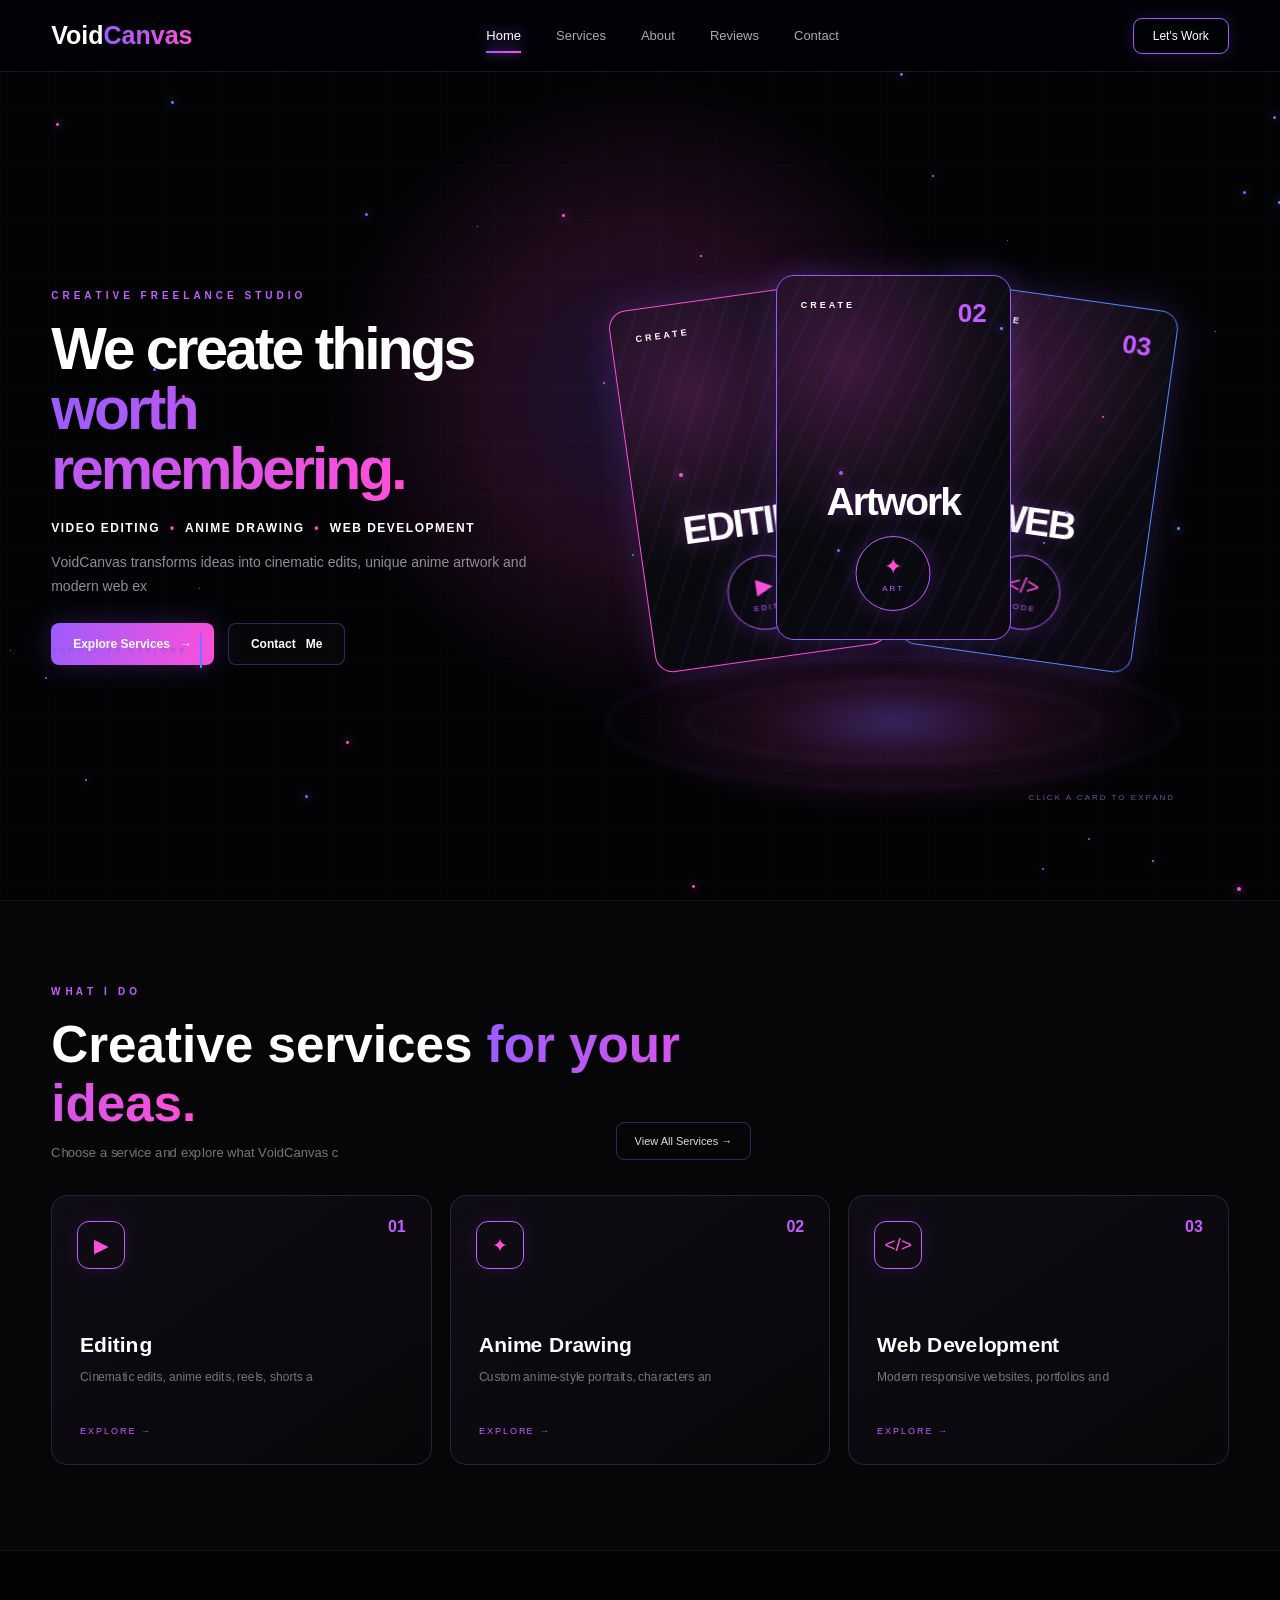
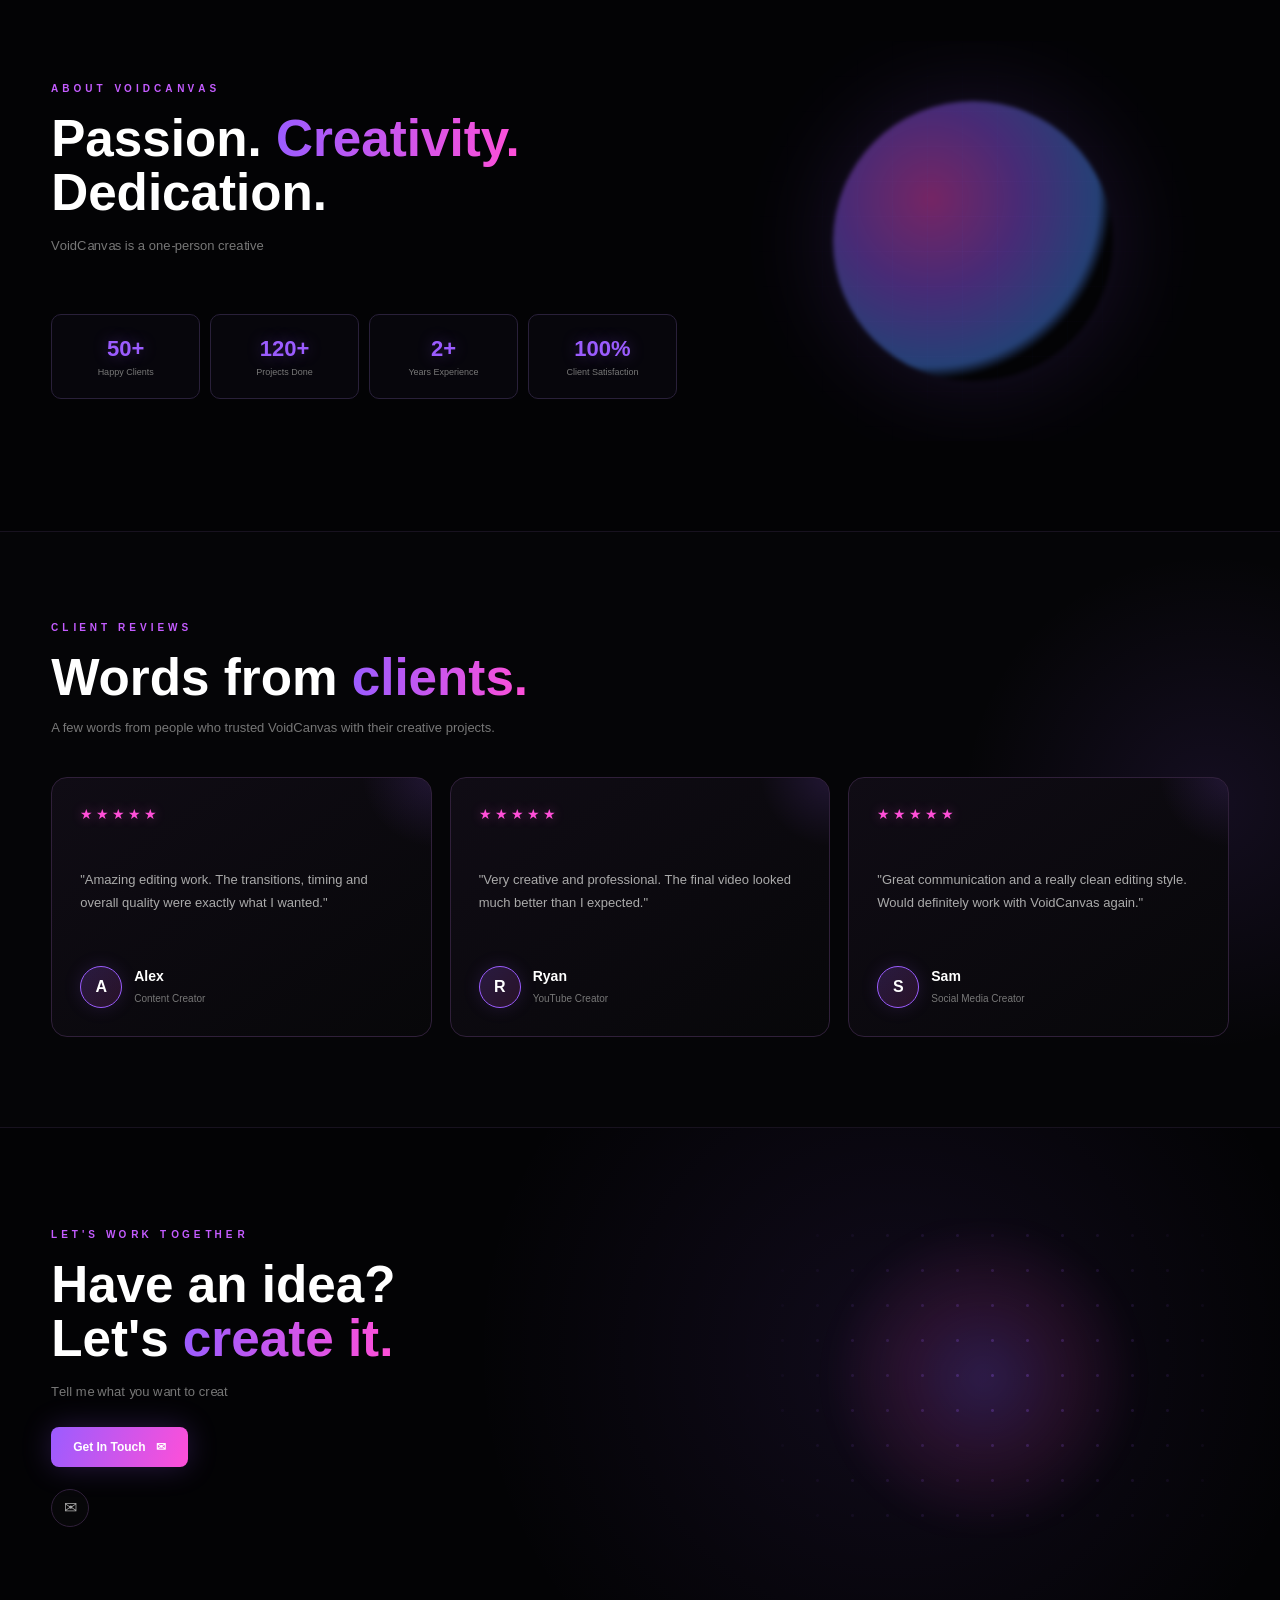
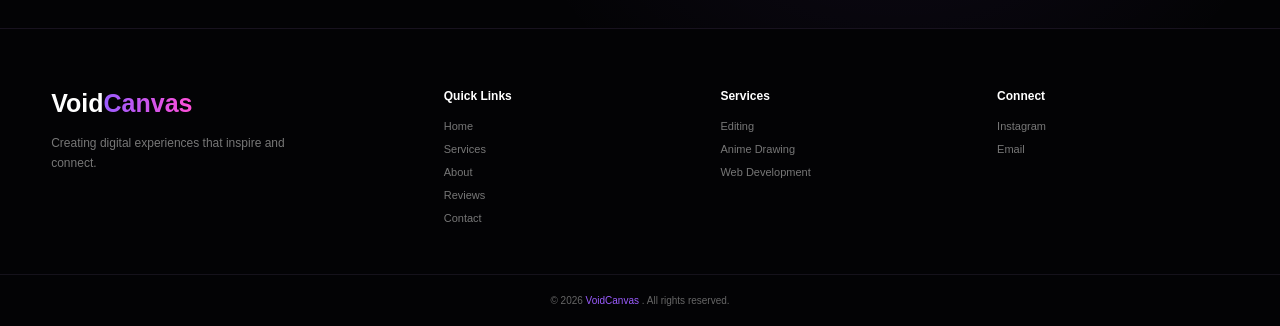
<file: index.html>
<!DOCTYPE html>
<html lang="en">

<head>
    <meta charset="UTF-8">
    <meta name="viewport" content="width=device-width, initial-scale=1.0">

    <title>VoidCanvas | Creative Studio</title>

    <link rel="stylesheet" href="style.css">
</head>

<body>

    <!-- ================= NAVBAR ================= -->

    <header class="navbar">

        <a href="#home" class="logo">
            Void<span>Canvas</span>
        </a>

        <nav>
            <a href="#home" class="active">Home</a>
            <a href="#services">Services</a>
            <a href="#about">About</a>
            <a href="#reviews">Reviews</a>
            <a href="#contact">Contact</a>
        </nav>

        <a href="#contact" class="nav-button">
            Let's Work
        </a>

    </header>


    <!-- ================= HERO ================= -->

    <section class="hero" id="home">

        <div class="hero-content">

            <div class="eyebrow">
                CREATIVE FREELANCE STUDIO
            </div>

            <h1>
                We create things
                <span>worth remembering.</span>
            </h1>

            <div class="hero-description">
                VIDEO EDITING
                <b>•</b>
                ANIME DRAWING
                <b>•</b>
                WEB DEVELOPMENT
            </div>

            <p class="hero-text">
                VoidCanvas transforms ideas into cinematic edits,
                unique anime artwork and modern web experiences.
            </p>

            <div class="hero-buttons">

                <a href="#services" class="primary-button">
                    Explore Services
                    <strong>→</strong>
                </a>

                <a href="#contact" class="secondary-button">
                    Contact Me
                </a>

            </div>

            <div class="scroll-indicator">

                <span>
                    SCROLL TO EXPLORE
                </span>

                <i></i>

            </div>

        </div>


        <!-- ================= HERO VISUAL ================= -->

        <div class="hero-visual">

            <div class="energy-floor"></div>

            <div class="cards-container">

                <!-- CARD 01 -->

                <article class="manga-card card-1">

                    <span class="card-small">
                        CREATE
                    </span>

                    <span class="card-number">
                        01
                    </span>

                    <div class="card-lines"></div>

                    <div class="cracks"></div>

                    <div class="card-word">
                        EDITING
                    </div>

                    <div class="card-circle">

                        <span>▶</span>

                        <small>
                            EDIT
                        </small>

                    </div>

                </article>


                <!-- CARD 02 -->

                <article class="manga-card card-2">

                    <span class="card-small">
                        CREATE
                    </span>

                    <span class="card-number">
                        02
                    </span>

                    <div class="card-lines"></div>

                    <div class="cracks"></div>

                    <div class="card-word">
                        Artwork
                    </div>

                    <div class="card-circle">

                        <span>✦</span>

                        <small>
                            ART
                        </small>

                    </div>

                </article>


                <!-- CARD 03 -->

                <article class="manga-card card-3">

                    <span class="card-small">
                        CREATE
                    </span>

                    <span class="card-number">
                        03
                    </span>

                    <div class="card-lines"></div>

                    <div class="cracks"></div>

                    <div class="card-word">
                        WEB
                    </div>

                    <div class="card-circle">

                        <span>&lt;/&gt;</span>

                        <small>
                            CODE
                        </small>

                    </div>

                </article>

            </div>


            <div class="expand-hint">
                CLICK A CARD TO EXPAND
            </div>

        </div>

    </section>



    <!-- ================= SERVICES ================= -->

    <section class="services" id="services">

        <div class="section-heading">

            <div class="section-label">
                WHAT I DO
            </div>

            <h2>
                Creative services
                <span>for your ideas.</span>
            </h2>

            <p>
                Choose a service and explore what VoidCanvas
                can create for you.
            </p>

            <a href="#services" class="view-services">
                View All Services
                <strong>→</strong>
            </a>

        </div>


        <div class="service-grid">


            <!-- SERVICE 01 -->

            <a href="editing.html" class="service-card">

                <span class="service-number">
                    01
                </span>

                <div class="service-icon">
                    ▶
                </div>

                <h3>
                    Editing
                </h3>

                <p>
                    Cinematic edits, anime edits,
                    reels, shorts and engaging
                    social media videos.
                </p>

                <span class="service-link">
                    EXPLORE →
                </span>

            </a>


            <!-- SERVICE 02 -->

            <a href="drawing.html" class="service-card">

                <span class="service-number">
                    02
                </span>

                <div class="service-icon">
                    ✦
                </div>

                <h3>
                    Anime Drawing
                </h3>

                <p>
                    Custom anime-style portraits,
                    characters and manga-inspired
                    artwork.
                </p>

                <span class="service-link">
                    EXPLORE →
                </span>

            </a>


            <!-- SERVICE 03 -->

            <a href="web.html" class="service-card">

                <span class="service-number">
                    03
                </span>

                <div class="service-icon">
                    &lt;/&gt;
                </div>

                <h3>
                    Web Development
                </h3>

                <p>
                    Modern responsive websites,
                    portfolios and creative digital
                    experiences.
                </p>

                <span class="service-link">
                    EXPLORE →
                </span>

            </a>

        </div>

    </section>



    <!-- ================= ABOUT ================= -->

    <section class="about" id="about">

        <div class="about-content">

            <div class="section-label">
                ABOUT VOIDCANVAS
            </div>

            <h2>
                Passion.
                <span>Creativity.</span>
                <br>
                Dedication.
            </h2>

            <p>
                VoidCanvas is a one-person creative studio
                focused on delivering high-quality digital
                experiences that leave a lasting impact.
            </p>


            <div class="about-stats">


                <div class="stat-card">

                    <strong>
                        50+
                    </strong>

                    <span>
                        Happy Clients
                    </span>

                </div>


                <div class="stat-card">

                    <strong>
                        120+
                    </strong>

                    <span>
                        Projects Done
                    </span>

                </div>


                <div class="stat-card">

                    <strong>
                        2+
                    </strong>

                    <span>
                        Years Experience
                    </span>

                </div>


                <div class="stat-card">

                    <strong>
                        100%
                    </strong>

                    <span>
                        Client Satisfaction
                    </span>

                </div>

            </div>

        </div>


        <div class="about-visual">

            <div class="about-orb"></div>

            <div class="about-grid"></div>

        </div>

    </section>



    <!-- ================= REVIEWS ================= -->

    <section class="reviews" id="reviews">

        <div class="reviews-heading">

            <div class="section-label">
                CLIENT REVIEWS
            </div>

            <h2>
                Words from
                <span>clients.</span>
            </h2>

            <p>
                A few words from people who trusted
                VoidCanvas with their creative projects.
            </p>

        </div>


        <div class="reviews-grid">


            <!-- REVIEW 01 -->

            <article class="review-card">

                <div class="review-stars">
                    ★★★★★
                </div>

                <p>
                    "Amazing editing work. The transitions,
                    timing and overall quality were exactly
                    what I wanted."
                </p>

                <div class="review-user">

                    <div class="review-avatar">
                        A
                    </div>

                    <div>
                        <h3>
                            Alex
                        </h3>

                        <span>
                            Content Creator
                        </span>
                    </div>

                </div>

            </article>


            <!-- REVIEW 02 -->

            <article class="review-card">

                <div class="review-stars">
                    ★★★★★
                </div>

                <p>
                    "Very creative and professional.
                    The final video looked much better
                    than I expected."
                </p>

                <div class="review-user">

                    <div class="review-avatar">
                        R
                    </div>

                    <div>
                        <h3>
                            Ryan
                        </h3>

                        <span>
                            YouTube Creator
                        </span>
                    </div>

                </div>

            </article>


            <!-- REVIEW 03 -->

            <article class="review-card">

                <div class="review-stars">
                    ★★★★★
                </div>

                <p>
                    "Great communication and a really
                    clean editing style. Would definitely
                    work with VoidCanvas again."
                </p>

                <div class="review-user">

                    <div class="review-avatar">
                        S
                    </div>

                    <div>
                        <h3>
                            Sam
                        </h3>

                        <span>
                            Social Media Creator
                        </span>
                    </div>

                </div>

            </article>

        </div>

    </section>



    <!-- ================= CONTACT ================= -->

    <section class="contact" id="contact">

        <div class="contact-content">

            <div class="section-label">
                LET'S WORK TOGETHER
            </div>

            <h2>
                Have an idea?
                <br>
                Let's <span>create it.</span>
            </h2>

            <p>
                Tell me what you want to create and let's
                turn your idea into something memorable.
            </p>

            <a
                href="mailto:working150805@gmail.com"
                class="primary-button">

                Get In Touch

                <strong>
                    ✉
                </strong>

            </a>


            <div class="social-links">

            

                <a
                    href="mailto:working150805@gmail.com"
                    aria-label="Email">

                    ✉

                </a>

            </div>

        </div>


        <div class="contact-visual">

            <div class="contact-particles"></div>

        </div>

    </section>



    <!-- ================= FOOTER ================= -->

<footer>

    <div class="footer-main">


        <!-- BRAND -->

        <div class="footer-brand">

            <a href="#home" class="logo">
                Void<span>Canvas</span>
            </a>

            <p>
                Creating digital experiences
                that inspire and connect.
            </p>

        </div>


        <!-- QUICK LINKS -->

        <div class="footer-column">

            <h3>
                Quick Links
            </h3>

            <a href="#home">
                Home
            </a>

            <a href="#services">
                Services
            </a>

            <a href="#about">
                About
            </a>

            <a href="#reviews">
                Reviews
            </a>

            <a href="#contact">
                Contact
            </a>

        </div>


        <!-- SERVICES -->

        <div class="footer-column">

            <h3>
                Services
            </h3>

            <a href="editing.html">
                Editing
            </a>

            <a href="drawing.html">
                Anime Drawing
            </a>

            <a href="web.html">
                Web Development
            </a>

        </div>


        <!-- CONNECT -->

        <div class="footer-column">

            <h3>
                Connect
            </h3>

            <a href="#">
                Instagram
            </a>

            <a href="mailto:working150805@gmail.com">
                Email
            </a>

        </div>


    </div>


    <!-- FOOTER BOTTOM -->

    <div class="footer-bottom">

        © 2026

        <span>
            VoidCanvas
        </span>.

        All rights reserved.

    </div>

</footer>


 

    <!-- ================= PAGE TRANSITION ================= -->

    <div
        class="page-transition"
        id="pageTransition">

        <div class="transition-ring"></div>

        <div class="transition-center">

            <div class="transition-logo">
                Void<span>Canvas</span>
            </div>

            <div class="transition-message">
                LOADING EXPERIENCE
            </div>

            <div class="transition-dots">
                <i></i>
                <i></i>
                <i></i>
            </div>

        </div>

    </div>



    <script src="script.js"></script>

</body>

</html>
</file>
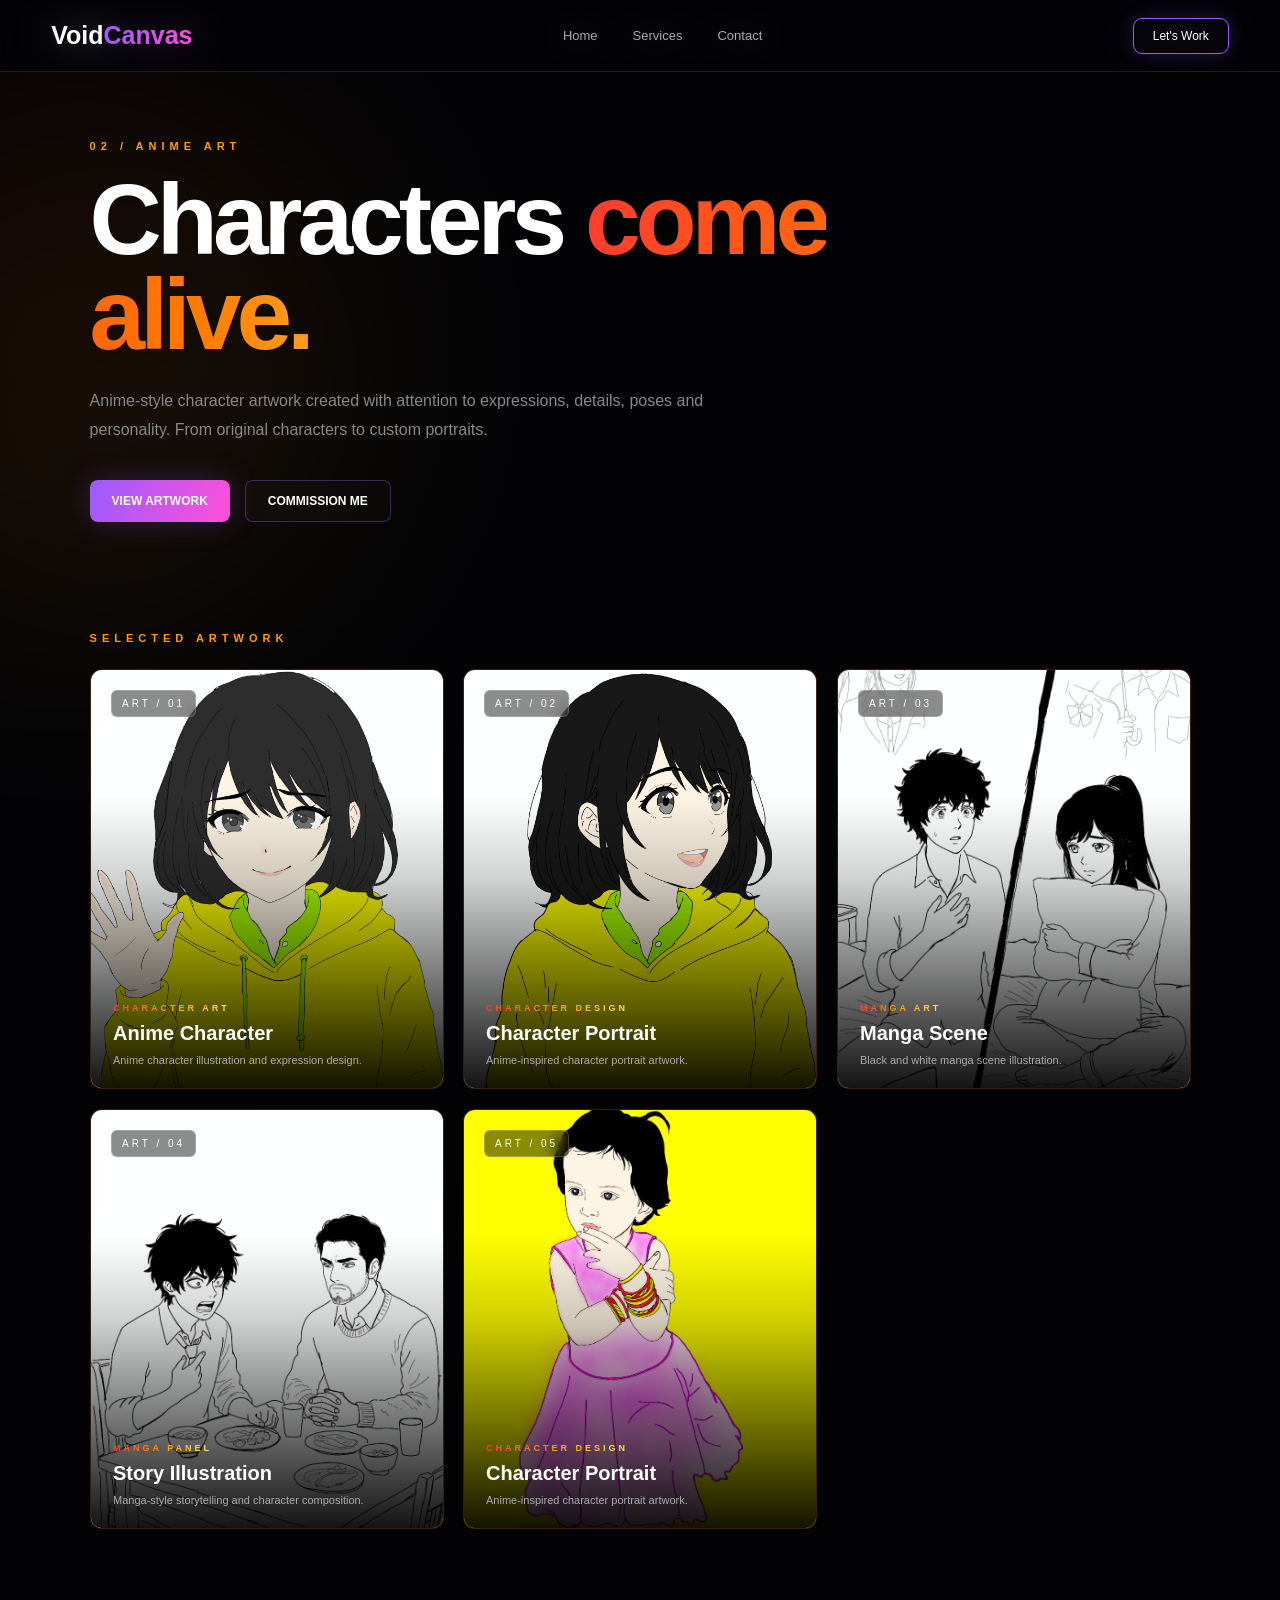
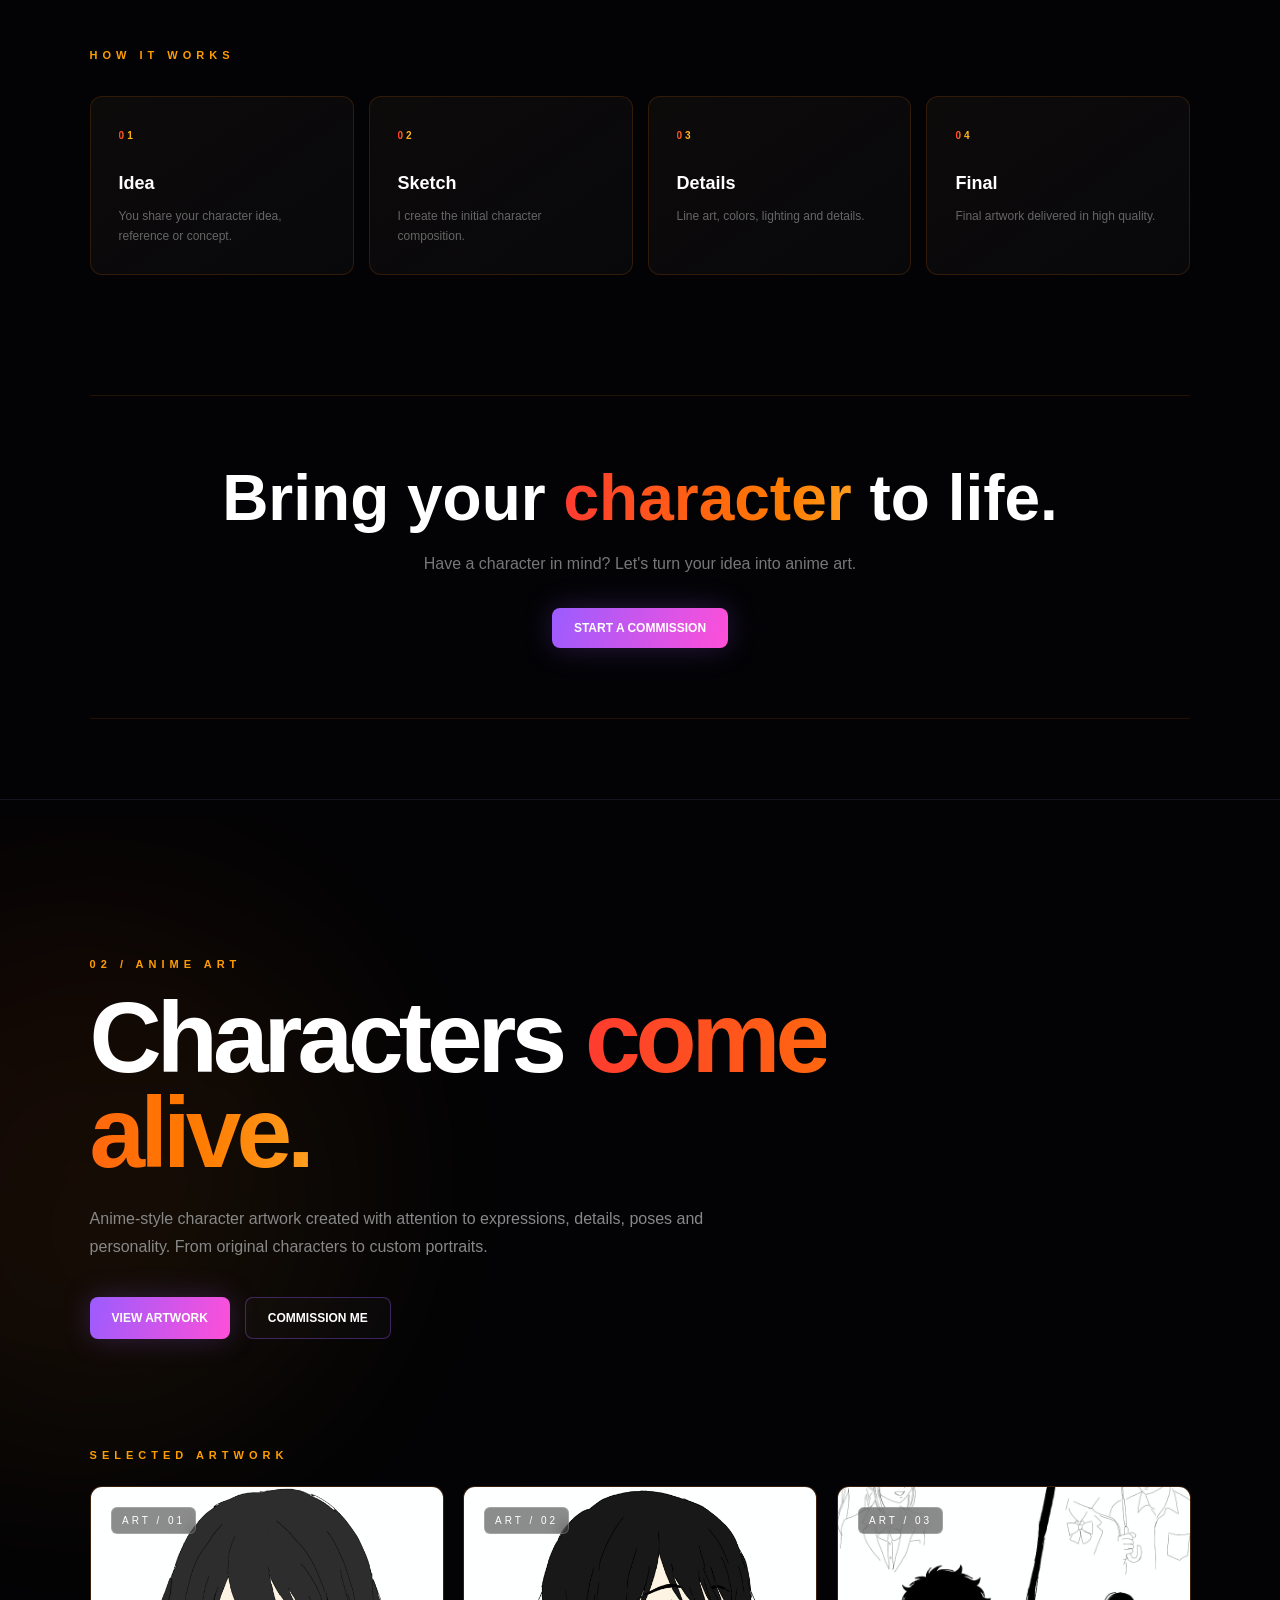
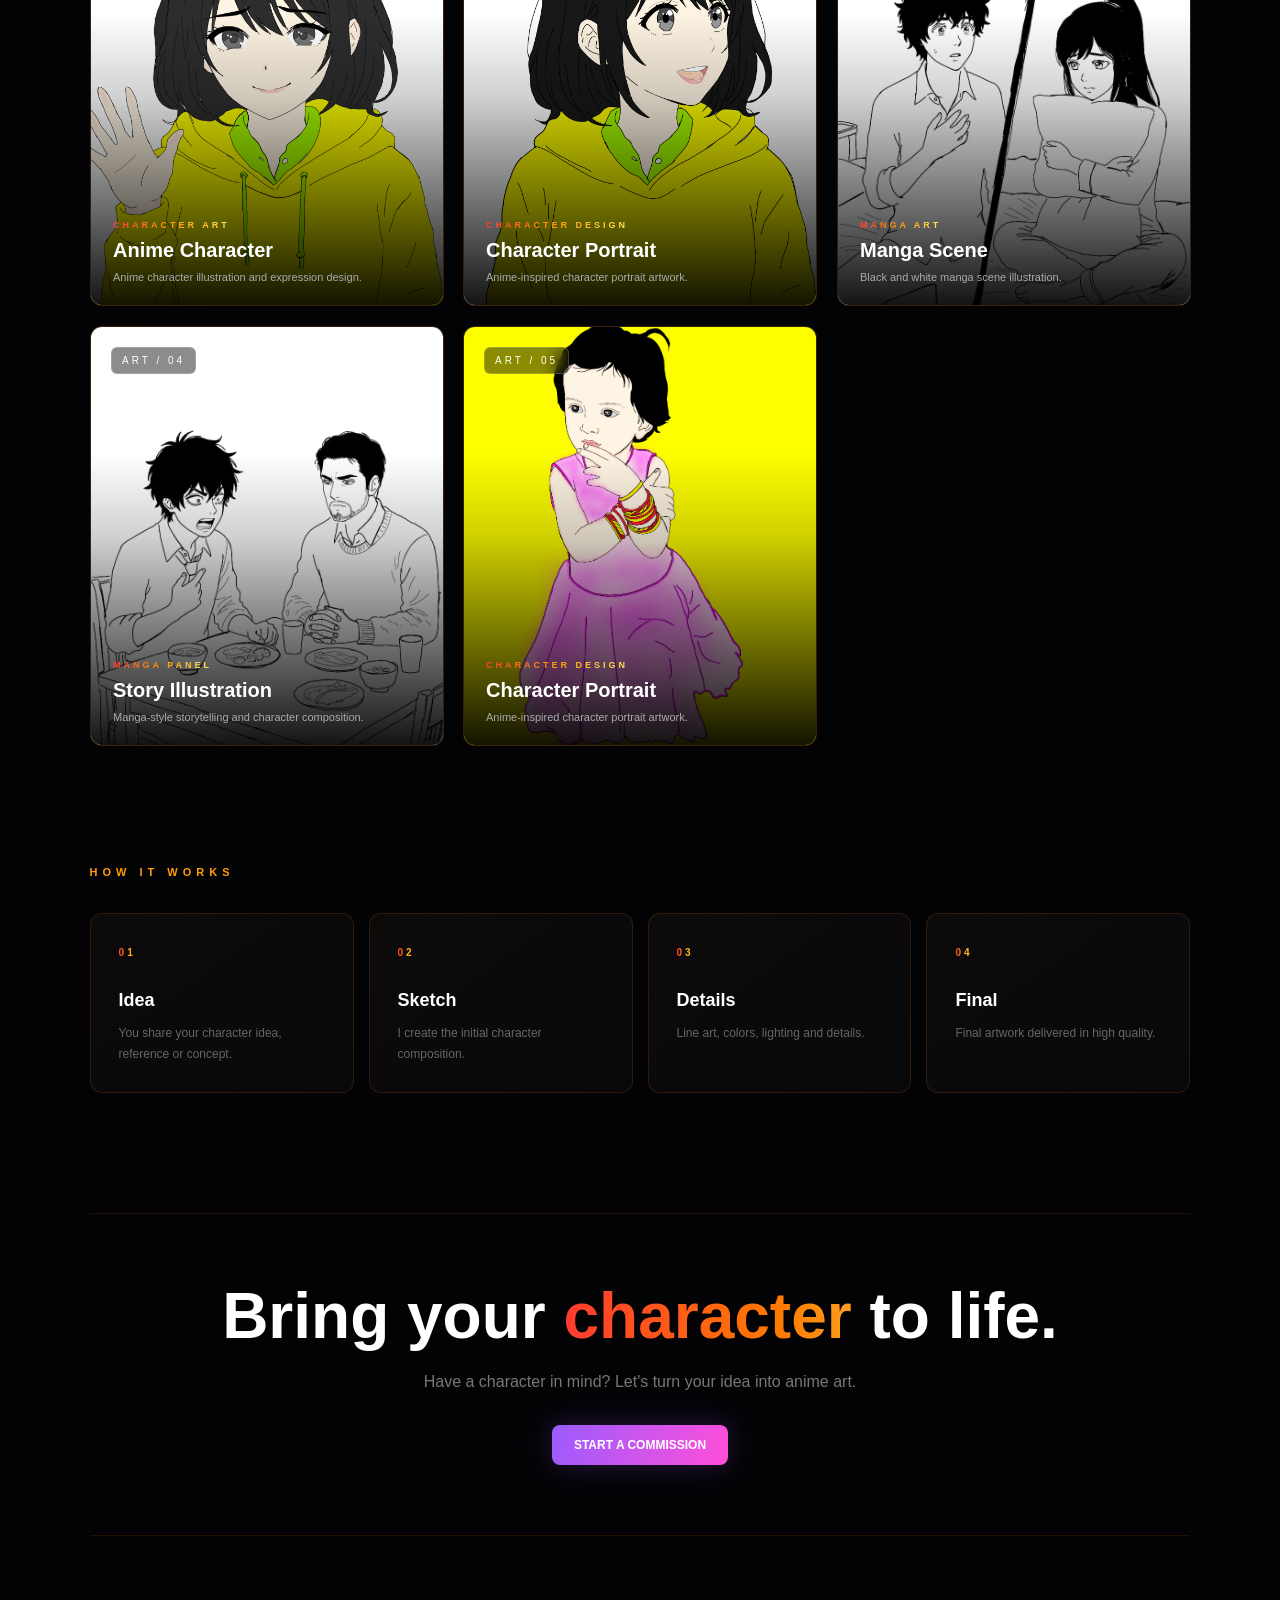
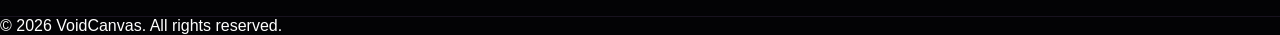
<file: drawing.html>
<!DOCTYPE html>
<html lang="en">

<head>
    <meta charset="UTF-8">
    <meta name="viewport" content="width=device-width, initial-scale=1.0">

    <title>Anime Drawing — VoidCanvas</title>

    <link rel="stylesheet" href="style.css">

    <style>

        /* =====================================================
           DRAWING PAGE
        ===================================================== */

        .drawing-page {
            min-height: 100vh;

            padding: 140px 7% 80px;

            overflow: hidden;

            position: relative;
        }


        /* =====================================================
           AMBIENT ART GLOW
        ===================================================== */

        .drawing-page::before {
            content: "";

            position: absolute;

            width: 550px;
            height: 550px;

            top: 80px;
            left: -200px;

            border-radius: 50%;

            background:
                linear-gradient(
                    135deg,
                    #ff3b30,
                    #ff7a00,
                    #ffe45c
                );

            opacity: .08;

            filter: blur(120px);

            animation:
                artGlow 7s ease-in-out infinite alternate;

            pointer-events: none;
        }


        @keyframes artGlow {

            from {
                transform:
                    scale(.8)
                    translate(0, 0);

            }

            to {
                transform:
                    translate(250px, 100px)
                    scale(1.3);

            }

        }


        /* =====================================================
           HERO
        ===================================================== */

        .drawing-hero {

            position: relative;

            z-index: 2;

            max-width: 900px;

        }


        .drawing-label {

            color: #ff9d00;

            font-size: 11px;

            letter-spacing: 5px;

            font-weight: bold;

            margin-bottom: 20px;

        }


        .drawing-hero h1 {

            font-size:
                clamp(
                    50px,
                    8vw,
                    100px
                );

            line-height: .95;

            letter-spacing: -5px;

        }


        .drawing-hero h1 span {

            background:
                linear-gradient(
                    90deg,
                    #ff3b30,
                    #ff7a00,
                    #ffe45c,
                    #ff7a00,
                    #ff3b30
                );

            background-size: 300% 300%;

            -webkit-background-clip: text;
            -webkit-text-fill-color: transparent;

            animation:
                drawingColorShift 4s ease infinite;

        }


        @keyframes drawingColorShift {

            0% {
                background-position: 0% 50%;
            }

            50% {
                background-position: 100% 50%;
            }

            100% {
                background-position: 0% 50%;
            }

        }


        .drawing-hero p {

            max-width: 650px;

            margin-top: 25px;

            color: #888;

            line-height: 1.8;

            font-size: 16px;

        }


        /* =====================================================
           BUTTONS
        ===================================================== */

        .drawing-buttons {

            display: flex;

            gap: 15px;

            margin-top: 35px;

        }


        /* =====================================================
           ART GALLERY
        ===================================================== */

        .art-section {

            margin-top: 110px;

            position: relative;

            z-index: 2;

        }


        .art-title {

            color: #ff9d00;

            font-size: 11px;

            letter-spacing: 5px;

            margin-bottom: 25px;

            font-weight: bold;

        }


        /* =====================================================
           ART GRID
        ===================================================== */

        .art-grid {

            display: grid;

            grid-template-columns:
                repeat(3, 1fr);

            gap: 20px;

        }


        /* =====================================================
           ART CARD
        ===================================================== */

        .art-card {

            height: 420px;

            position: relative;

            overflow: hidden;

            border-radius: 12px;

            border:
                1px solid
                rgba(255, 120, 0, .18);

            background:
                linear-gradient(
                    145deg,
                    #17100d,
                    #08080b
                );

            transition:
                transform .5s ease,
                border-color .5s ease,
                box-shadow .5s ease;

            cursor: pointer;

            will-change: transform;

        }


        .art-card:hover {

            transform:
                translateY(-12px)
                rotateX(3deg);

            border-color:
                rgba(255, 157, 0, .7);

            box-shadow:
                0 25px 60px
                rgba(255, 100, 0, .18);

        }


        /* =====================================================
           ART IMAGE
        ===================================================== */

        .art-image {

            position: absolute;

            inset: 0;

            width: 100%;
            height: 100%;

            object-fit: cover;

            display: block;

            transition:
                transform .7s ease,
                filter .5s ease;

        }


        .art-card:hover .art-image {

            transform: scale(1.06);

            filter:
                brightness(1.08)
                saturate(1.1);

        }


        /* =====================================================
           IMAGE OVERLAY
        ===================================================== */

        .art-card::after {

            content: "";

            position: absolute;

            inset: 0;

            background:
                linear-gradient(
                    to bottom,
                    transparent 30%,
                    rgba(0, 0, 0, .18) 50%,
                    rgba(0, 0, 0, .92) 100%
                );

            z-index: 1;

            pointer-events: none;

        }


        /* =====================================================
           IMAGE LIGHT SWEEP
        ===================================================== */

        .art-card::before {

            content: "";

            position: absolute;

            top: -100%;

            left: -100%;

            width: 50%;
            height: 300%;

            transform:
                rotate(25deg);

            background:
                linear-gradient(
                    90deg,
                    transparent,
                    rgba(255, 228, 92, .12),
                    transparent
                );

            z-index: 2;

            pointer-events: none;

            transition: none;

            animation:
                artworkShine 6s ease-in-out infinite;

        }


        @keyframes artworkShine {

            0% {
                left: -100%;
            }

            45%,
            100% {
                left: 180%;
            }

        }


        /* =====================================================
           ART NUMBER
        ===================================================== */

        .art-number {

            position: absolute;

            top: 20px;
            left: 20px;

            z-index: 4;

            padding:
                7px 10px;

            border:
                1px solid
                rgba(255, 255, 255, .2);

            border-radius: 6px;

            background:
                rgba(0, 0, 0, .45);

            backdrop-filter:
                blur(8px);

            font-size: 10px;

            letter-spacing: 3px;

            color: #fff;

        }


        /* =====================================================
           ART INFO
        ===================================================== */

        .art-info {

            position: absolute;

            left: 22px;
            right: 22px;

            bottom: 20px;

            z-index: 4;

        }


        .art-info h3 {

            font-size: 20px;

            margin: 0;

        }


        .art-info p {

            margin-top: 7px;

            color: #aaa;

            font-size: 11px;

            line-height: 1.5;

        }


        .art-tag {

            display: inline-block;

            margin-bottom: 9px;

            background:
                linear-gradient(
                    90deg,
                    #ff3b30,
                    #ff9d00,
                    #ffe45c
                );

            -webkit-background-clip: text;
            -webkit-text-fill-color: transparent;

            font-size: 9px;

            letter-spacing: 3px;

            font-weight: bold;

        }


        /* =====================================================
           PROCESS
        ===================================================== */

        .drawing-process {

            margin-top: 120px;

            position: relative;

            z-index: 2;

        }


        .process-title {

            color: #ff9d00;

            font-size: 11px;

            letter-spacing: 5px;

            margin-bottom: 35px;

            font-weight: bold;

        }


        .process-grid {

            display: grid;

            grid-template-columns:
                repeat(4, 1fr);

            gap: 15px;

        }


        .process-card {

            padding: 28px;

            border:
                1px solid
                rgba(255, 120, 0, .16);

            border-radius: 12px;

            background:
                linear-gradient(
                    145deg,
                    #0d0a0a,
                    #08080b
                );

            transition:
                transform .4s ease,
                border-color .4s ease,
                box-shadow .4s ease;

        }


        .process-card:hover {

            transform:
                translateY(-7px);

            border-color:
                rgba(255, 157, 0, .6);

            box-shadow:
                0 15px 35px
                rgba(255, 100, 0, .10);

        }


        .process-card span {

            background:
                linear-gradient(
                    90deg,
                    #ff3b30,
                    #ff9d00,
                    #ffe45c
                );

            -webkit-background-clip: text;
            -webkit-text-fill-color: transparent;

            font-size: 10px;

            letter-spacing: 3px;

            font-weight: bold;

        }


        .process-card h3 {

            margin-top: 30px;

            font-size: 18px;

        }


        .process-card p {

            margin-top: 12px;

            color: #666;

            line-height: 1.7;

            font-size: 12px;

        }


        /* =====================================================
           CTA
        ===================================================== */

        .drawing-cta {

            margin-top: 120px;

            padding:
                70px 20px;

            text-align: center;

            border-top:
                1px solid
                rgba(255, 120, 0, .12);

            border-bottom:
                1px solid
                rgba(255, 120, 0, .12);

        }


        .drawing-cta h2 {

            font-size:
                clamp(
                    35px,
                    5vw,
                    65px
                );

            line-height: 1;

        }


        .drawing-cta h2 span {

            background:
                linear-gradient(
                    90deg,
                    #ff3b30,
                    #ff7a00,
                    #ffe45c,
                    #ff7a00,
                    #ff3b30
                );

            background-size: 300% 300%;

            -webkit-background-clip: text;
            -webkit-text-fill-color: transparent;

            animation:
                drawingColorShift 4s ease infinite;

        }


        .drawing-cta p {

            color: #777;

            max-width: 550px;

            margin:
                20px auto 30px;

            line-height: 1.7;

        }


        /* =====================================================
           TABLET
        ===================================================== */

        @media(max-width: 900px) {

            .drawing-page {

                padding:
                    120px 5% 60px;

            }


            .drawing-hero h1 {

                letter-spacing: -3px;

            }


            .art-grid {

                grid-template-columns:
                    1fr 1fr;

            }


            .process-grid {

                grid-template-columns:
                    1fr 1fr;

            }


            .drawing-buttons {

                flex-direction: column;

                align-items: flex-start;

            }

        }


        /* =====================================================
           MOBILE
        ===================================================== */

        @media(max-width: 600px) {

            .drawing-page {

                padding:
                    105px 18px 50px;

            }


            .drawing-page::before {

                width: 350px;
                height: 350px;

                left: -170px;

                opacity: .07;

            }


            .drawing-label {

                font-size: 8px;

                letter-spacing: 3px;

                margin-bottom: 15px;

            }


            .drawing-hero h1 {

                font-size: 49px;

                letter-spacing: -2.5px;

                line-height: .96;

            }


            .drawing-hero p {

                font-size: 13px;

                line-height: 1.7;

                margin-top: 20px;

            }


            .drawing-buttons {

                width: 100%;

                gap: 10px;

                margin-top: 25px;

            }


            .drawing-buttons a {

                width: 100%;

            }


            /* GALLERY */

            .art-section {

                margin-top: 75px;

            }


            .art-title {

                font-size: 8px;

                letter-spacing: 3px;

                margin-bottom: 20px;

            }


            .art-grid {

                grid-template-columns:
                    1fr;

                gap: 15px;

            }


            .art-card {

                height: 430px;

                border-radius: 10px;

            }


            .art-card:hover {

                transform:
                    translateY(-5px);

            }


            .art-number {

                top: 15px;
                left: 15px;

                font-size: 8px;

                padding:
                    6px 8px;

            }


            .art-info {

                left: 17px;
                right: 17px;

                bottom: 17px;

            }


            .art-info h3 {

                font-size: 19px;

            }


            .art-info p {

                font-size: 10px;

            }


            /* PROCESS */

            .drawing-process {

                margin-top: 85px;

            }


            .process-title {

                font-size: 8px;

                letter-spacing: 3px;

                margin-bottom: 25px;

            }


            .process-grid {

                grid-template-columns:
                    1fr;

                gap: 12px;

            }


            .process-card {

                padding: 23px;

            }


            .process-card h3 {

                margin-top: 20px;

            }


            /* CTA */

            .drawing-cta {

                margin-top: 85px;

                padding:
                    60px 10px;

            }


            .drawing-cta h2 {

                font-size: 39px;

                letter-spacing: -1.5px;

            }


            .drawing-cta p {

                font-size: 12px;

            }

        }


        /* =====================================================
           SMALL MOBILE
        ===================================================== */

        @media(max-width: 380px) {

            .drawing-page {

                padding-left: 14px;
                padding-right: 14px;

            }


            .drawing-hero h1 {

                font-size: 43px;

            }


            .art-card {

                height: 400px;

            }


            .drawing-cta h2 {

                font-size: 35px;

            }

        }

    </style>

</head>


<body>


    <!-- =====================================================
         NAVBAR
    ===================================================== -->

    <header class="navbar">

        <a
            href="index.html"
            class="logo">

            Void<span>Canvas</span>

        </a>


        <nav>

            <a href="index.html">
                Home
            </a>

            <a href="index.html#services">
                Services
            </a>

            <a href="index.html#contact">
                Contact
            </a>

        </nav>


        <a
            href="index.html#contact"
            class="nav-button">

            Let's Work

        </a>

    </header>


    <!-- =====================================================
         MAIN
    ===================================================== -->

    <main class="drawing-page">


        <!-- =================================================
             HERO
        ================================================= -->

        <section class="drawing-hero">

            <div class="drawing-label">

                02 / ANIME ART

            </div>


            <h1>

                Characters
                <span>come alive.</span>

            </h1>


            <p>

                Anime-style character artwork created
                with attention to expressions, details,
                poses and personality. From original
                characters to custom portraits.

            </p>


            <div class="drawing-buttons">

                <a
                    href="#gallery"
                    class="primary-button">

                    VIEW ARTWORK

                </a>


                <a
                    href="index.html#contact"
                    class="secondary-button">

                    COMMISSION ME

                </a>

            </div>

        </section>


        <!-- =================================================
             GALLERY
        ================================================= -->

        <section
            id="gallery"
            class="art-section">


            <div class="art-title">

                SELECTED ARTWORK

            </div>


            <div class="art-grid">


                <!-- =========================================
                     ARTWORK 01
                ========================================== -->

                <div class="art-card">

                    <div class="art-number">
                        ART / 01
                    </div>


                    <img
                        src="artwork/artwork1.png"
                        alt="Anime Character Artwork"
                        class="art-image">


                    <div class="art-info">

                        <div class="art-tag">
                            CHARACTER ART
                        </div>


                        <h3>
                            Anime Character
                        </h3>


                        <p>
                            Anime character illustration
                            and expression design.
                        </p>

                    </div>

                </div>


                <!-- =========================================
                     ARTWORK 02
                ========================================== -->

                <div class="art-card">

                    <div class="art-number">
                        ART / 02
                    </div>


                    <img
                        src="artwork/artwork2.png"
                        alt="Anime Character Illustration"
                        class="art-image">


                    <div class="art-info">

                        <div class="art-tag">
                            CHARACTER DESIGN
                        </div>


                        <h3>
                            Character Portrait
                        </h3>


                        <p>
                            Anime-inspired character
                            portrait artwork.
                        </p>

                    </div>

                </div>


                <!-- =========================================
                     ARTWORK 03
                ========================================== -->

                <div class="art-card">

                    <div class="art-number">
                        ART / 03
                    </div>


                    <img
                        src="artwork/artwork3.jpg"
                        alt="Manga Scene Artwork"
                        class="art-image">


                    <div class="art-info">

                        <div class="art-tag">
                            MANGA ART
                        </div>


                        <h3>
                            Manga Scene
                        </h3>


                        <p>
                            Black and white manga
                            scene illustration.
                        </p>

                    </div>

                </div>


                <!-- =========================================
                     ARTWORK 04
                ========================================== -->

                <div class="art-card">

                    <div class="art-number">
                        ART / 04
                    </div>


                    <img
                        src="artwork/artwork4.jpg"
                        alt="Manga Panel Artwork"
                        class="art-image">


                    <div class="art-info">

                        <div class="art-tag">
                            MANGA PANEL
                        </div>


                        <h3>
                            Story Illustration
                        </h3>


                        <p>
                            Manga-style storytelling
                            and character composition.
                        </p>

                    </div>

                </div>


                <!-- =========================================
                     ARTWORK 05
                ========================================== -->

                <div class="art-card">

                    <div class="art-number">
                        ART / 05
                    </div>


                    <img
                        src="artwork/artwork5.png"
                        alt="Anime Character Illustration"
                        class="art-image">


                    <div class="art-info">

                        <div class="art-tag">
                            CHARACTER DESIGN
                        </div>


                        <h3>
                            Character Portrait
                        </h3>


                        <p>
                            Anime-inspired character
                            portrait artwork.
                        </p>

                    </div>

                </div>


            </div>

        </section>


        <!-- =================================================
             PROCESS
        ================================================= -->

        <section class="drawing-process">


            <div class="process-title">

                HOW IT WORKS

            </div>


            <div class="process-grid">


                <!-- PROCESS 01 -->

                <div class="process-card">

                    <span>
                        01
                    </span>


                    <h3>
                        Idea
                    </h3>


                    <p>
                        You share your character
                        idea, reference or concept.
                    </p>

                </div>


                <!-- PROCESS 02 -->

                <div class="process-card">

                    <span>
                        02
                    </span>


                    <h3>
                        Sketch
                    </h3>


                    <p>
                        I create the initial
                        character composition.
                    </p>

                </div>


                <!-- PROCESS 03 -->

                <div class="process-card">

                    <span>
                        03
                    </span>


                    <h3>
                        Details
                    </h3>


                    <p>
                        Line art, colors,
                        lighting and details.
                    </p>

                </div>


                <!-- PROCESS 04 -->

                <div class="process-card">

                    <span>
                        04
                    </span>


                    <h3>
                        Final
                    </h3>


                    <p>
                        Final artwork delivered
                        in high quality.
                    </p>

                </div>


            </div>

        </section>


        <!-- =================================================
             CTA
        ================================================= -->

        <section class="drawing-cta">


            <h2>

                Bring your
                <span>character</span>
                to life.

            </h2>


            <p>

                Have a character in mind?
                Let's turn your idea into anime art.

            </p>


            <a
                href="index.html#contact"
                class="primary-button">

                START A COMMISSION

            </a>


        </section>


    </main>


    <!-- =====================================================
         FOOTER
    ===================================================== -->

    <footer>

        © 2026 VoidCanvas.
        All rights reserved.

    </footer>


    <!-- =====================================================
         JAVASCRIPT
    ===================================================== -->

    <script src="script.js"></script>

</body>

</html><!DOCTYPE html>
<html lang="en">

<head>
    <meta charset="UTF-8">
    <meta name="viewport" content="width=device-width, initial-scale=1.0">

    <title>Anime Drawing — VoidCanvas</title>

    <link rel="stylesheet" href="style.css">

    <style>

        /* =====================================================
           DRAWING PAGE
        ===================================================== */

        .drawing-page {
            min-height: 100vh;

            padding: 140px 7% 80px;

            overflow: hidden;

            position: relative;
        }


        /* =====================================================
           AMBIENT ART GLOW
        ===================================================== */

        .drawing-page::before {
            content: "";

            position: absolute;

            width: 550px;
            height: 550px;

            top: 80px;
            left: -200px;

            border-radius: 50%;

            background:
                linear-gradient(
                    135deg,
                    #ff3b30,
                    #ff7a00,
                    #ffe45c
                );

            opacity: .08;

            filter: blur(120px);

            animation:
                artGlow 7s ease-in-out infinite alternate;

            pointer-events: none;
        }


        @keyframes artGlow {

            from {
                transform:
                    scale(.8)
                    translate(0, 0);

            }

            to {
                transform:
                    translate(250px, 100px)
                    scale(1.3);

            }

        }


        /* =====================================================
           HERO
        ===================================================== */

        .drawing-hero {

            position: relative;

            z-index: 2;

            max-width: 900px;

        }


        .drawing-label {

            color: #ff9d00;

            font-size: 11px;

            letter-spacing: 5px;

            font-weight: bold;

            margin-bottom: 20px;

        }


        .drawing-hero h1 {

            font-size:
                clamp(
                    50px,
                    8vw,
                    100px
                );

            line-height: .95;

            letter-spacing: -5px;

        }


        .drawing-hero h1 span {

            background:
                linear-gradient(
                    90deg,
                    #ff3b30,
                    #ff7a00,
                    #ffe45c,
                    #ff7a00,
                    #ff3b30
                );

            background-size: 300% 300%;

            -webkit-background-clip: text;
            -webkit-text-fill-color: transparent;

            animation:
                drawingColorShift 4s ease infinite;

        }


        @keyframes drawingColorShift {

            0% {
                background-position: 0% 50%;
            }

            50% {
                background-position: 100% 50%;
            }

            100% {
                background-position: 0% 50%;
            }

        }


        .drawing-hero p {

            max-width: 650px;

            margin-top: 25px;

            color: #888;

            line-height: 1.8;

            font-size: 16px;

        }


        /* =====================================================
           BUTTONS
        ===================================================== */

        .drawing-buttons {

            display: flex;

            gap: 15px;

            margin-top: 35px;

        }


        /* =====================================================
           ART GALLERY
        ===================================================== */

        .art-section {

            margin-top: 110px;

            position: relative;

            z-index: 2;

        }


        .art-title {

            color: #ff9d00;

            font-size: 11px;

            letter-spacing: 5px;

            margin-bottom: 25px;

            font-weight: bold;

        }


        /* =====================================================
           ART GRID
        ===================================================== */

        .art-grid {

            display: grid;

            grid-template-columns:
                repeat(3, 1fr);

            gap: 20px;

        }


        /* =====================================================
           ART CARD
        ===================================================== */

        .art-card {

            height: 420px;

            position: relative;

            overflow: hidden;

            border-radius: 12px;

            border:
                1px solid
                rgba(255, 120, 0, .18);

            background:
                linear-gradient(
                    145deg,
                    #17100d,
                    #08080b
                );

            transition:
                transform .5s ease,
                border-color .5s ease,
                box-shadow .5s ease;

            cursor: pointer;

            will-change: transform;

        }


        .art-card:hover {

            transform:
                translateY(-12px)
                rotateX(3deg);

            border-color:
                rgba(255, 157, 0, .7);

            box-shadow:
                0 25px 60px
                rgba(255, 100, 0, .18);

        }


        /* =====================================================
           ART IMAGE
        ===================================================== */

        .art-image {

            position: absolute;

            inset: 0;

            width: 100%;
            height: 100%;

            object-fit: cover;

            display: block;

            transition:
                transform .7s ease,
                filter .5s ease;

        }


        .art-card:hover .art-image {

            transform: scale(1.06);

            filter:
                brightness(1.08)
                saturate(1.1);

        }


        /* =====================================================
           IMAGE OVERLAY
        ===================================================== */

        .art-card::after {

            content: "";

            position: absolute;

            inset: 0;

            background:
                linear-gradient(
                    to bottom,
                    transparent 30%,
                    rgba(0, 0, 0, .18) 50%,
                    rgba(0, 0, 0, .92) 100%
                );

            z-index: 1;

            pointer-events: none;

        }


        /* =====================================================
           IMAGE LIGHT SWEEP
        ===================================================== */

        .art-card::before {

            content: "";

            position: absolute;

            top: -100%;

            left: -100%;

            width: 50%;
            height: 300%;

            transform:
                rotate(25deg);

            background:
                linear-gradient(
                    90deg,
                    transparent,
                    rgba(255, 228, 92, .12),
                    transparent
                );

            z-index: 2;

            pointer-events: none;

            transition: none;

            animation:
                artworkShine 6s ease-in-out infinite;

        }


        @keyframes artworkShine {

            0% {
                left: -100%;
            }

            45%,
            100% {
                left: 180%;
            }

        }


        /* =====================================================
           ART NUMBER
        ===================================================== */

        .art-number {

            position: absolute;

            top: 20px;
            left: 20px;

            z-index: 4;

            padding:
                7px 10px;

            border:
                1px solid
                rgba(255, 255, 255, .2);

            border-radius: 6px;

            background:
                rgba(0, 0, 0, .45);

            backdrop-filter:
                blur(8px);

            font-size: 10px;

            letter-spacing: 3px;

            color: #fff;

        }


        /* =====================================================
           ART INFO
        ===================================================== */

        .art-info {

            position: absolute;

            left: 22px;
            right: 22px;

            bottom: 20px;

            z-index: 4;

        }


        .art-info h3 {

            font-size: 20px;

            margin: 0;

        }


        .art-info p {

            margin-top: 7px;

            color: #aaa;

            font-size: 11px;

            line-height: 1.5;

        }


        .art-tag {

            display: inline-block;

            margin-bottom: 9px;

            background:
                linear-gradient(
                    90deg,
                    #ff3b30,
                    #ff9d00,
                    #ffe45c
                );

            -webkit-background-clip: text;
            -webkit-text-fill-color: transparent;

            font-size: 9px;

            letter-spacing: 3px;

            font-weight: bold;

        }


        /* =====================================================
           PROCESS
        ===================================================== */

        .drawing-process {

            margin-top: 120px;

            position: relative;

            z-index: 2;

        }


        .process-title {

            color: #ff9d00;

            font-size: 11px;

            letter-spacing: 5px;

            margin-bottom: 35px;

            font-weight: bold;

        }


        .process-grid {

            display: grid;

            grid-template-columns:
                repeat(4, 1fr);

            gap: 15px;

        }


        .process-card {

            padding: 28px;

            border:
                1px solid
                rgba(255, 120, 0, .16);

            border-radius: 12px;

            background:
                linear-gradient(
                    145deg,
                    #0d0a0a,
                    #08080b
                );

            transition:
                transform .4s ease,
                border-color .4s ease,
                box-shadow .4s ease;

        }


        .process-card:hover {

            transform:
                translateY(-7px);

            border-color:
                rgba(255, 157, 0, .6);

            box-shadow:
                0 15px 35px
                rgba(255, 100, 0, .10);

        }


        .process-card span {

            background:
                linear-gradient(
                    90deg,
                    #ff3b30,
                    #ff9d00,
                    #ffe45c
                );

            -webkit-background-clip: text;
            -webkit-text-fill-color: transparent;

            font-size: 10px;

            letter-spacing: 3px;

            font-weight: bold;

        }


        .process-card h3 {

            margin-top: 30px;

            font-size: 18px;

        }


        .process-card p {

            margin-top: 12px;

            color: #666;

            line-height: 1.7;

            font-size: 12px;

        }


        /* =====================================================
           CTA
        ===================================================== */

        .drawing-cta {

            margin-top: 120px;

            padding:
                70px 20px;

            text-align: center;

            border-top:
                1px solid
                rgba(255, 120, 0, .12);

            border-bottom:
                1px solid
                rgba(255, 120, 0, .12);

        }


        .drawing-cta h2 {

            font-size:
                clamp(
                    35px,
                    5vw,
                    65px
                );

            line-height: 1;

        }


        .drawing-cta h2 span {

            background:
                linear-gradient(
                    90deg,
                    #ff3b30,
                    #ff7a00,
                    #ffe45c,
                    #ff7a00,
                    #ff3b30
                );

            background-size: 300% 300%;

            -webkit-background-clip: text;
            -webkit-text-fill-color: transparent;

            animation:
                drawingColorShift 4s ease infinite;

        }


        .drawing-cta p {

            color: #777;

            max-width: 550px;

            margin:
                20px auto 30px;

            line-height: 1.7;

        }


        /* =====================================================
           TABLET
        ===================================================== */

        @media(max-width: 900px) {

            .drawing-page {

                padding:
                    120px 5% 60px;

            }


            .drawing-hero h1 {

                letter-spacing: -3px;

            }


            .art-grid {

                grid-template-columns:
                    1fr 1fr;

            }


            .process-grid {

                grid-template-columns:
                    1fr 1fr;

            }


            .drawing-buttons {

                flex-direction: column;

                align-items: flex-start;

            }

        }


        /* =====================================================
           MOBILE
        ===================================================== */

        @media(max-width: 600px) {

            .drawing-page {

                padding:
                    105px 18px 50px;

            }


            .drawing-page::before {

                width: 350px;
                height: 350px;

                left: -170px;

                opacity: .07;

            }


            .drawing-label {

                font-size: 8px;

                letter-spacing: 3px;

                margin-bottom: 15px;

            }


            .drawing-hero h1 {

                font-size: 49px;

                letter-spacing: -2.5px;

                line-height: .96;

            }


            .drawing-hero p {

                font-size: 13px;

                line-height: 1.7;

                margin-top: 20px;

            }


            .drawing-buttons {

                width: 100%;

                gap: 10px;

                margin-top: 25px;

            }


            .drawing-buttons a {

                width: 100%;

            }


            /* GALLERY */

            .art-section {

                margin-top: 75px;

            }


            .art-title {

                font-size: 8px;

                letter-spacing: 3px;

                margin-bottom: 20px;

            }


            .art-grid {

                grid-template-columns:
                    1fr;

                gap: 15px;

            }


            .art-card {

                height: 430px;

                border-radius: 10px;

            }


            .art-card:hover {

                transform:
                    translateY(-5px);

            }


            .art-number {

                top: 15px;
                left: 15px;

                font-size: 8px;

                padding:
                    6px 8px;

            }


            .art-info {

                left: 17px;
                right: 17px;

                bottom: 17px;

            }


            .art-info h3 {

                font-size: 19px;

            }


            .art-info p {

                font-size: 10px;

            }


            /* PROCESS */

            .drawing-process {

                margin-top: 85px;

            }


            .process-title {

                font-size: 8px;

                letter-spacing: 3px;

                margin-bottom: 25px;

            }


            .process-grid {

                grid-template-columns:
                    1fr;

                gap: 12px;

            }


            .process-card {

                padding: 23px;

            }


            .process-card h3 {

                margin-top: 20px;

            }


            /* CTA */

            .drawing-cta {

                margin-top: 85px;

                padding:
                    60px 10px;

            }


            .drawing-cta h2 {

                font-size: 39px;

                letter-spacing: -1.5px;

            }


            .drawing-cta p {

                font-size: 12px;

            }

        }


        /* =====================================================
           SMALL MOBILE
        ===================================================== */

        @media(max-width: 380px) {

            .drawing-page {

                padding-left: 14px;
                padding-right: 14px;

            }


            .drawing-hero h1 {

                font-size: 43px;

            }


            .art-card {

                height: 400px;

            }


            .drawing-cta h2 {

                font-size: 35px;

            }

        }

    </style>

</head>


<body>


    <!-- =====================================================
         NAVBAR
    ===================================================== -->

    <header class="navbar">

        <a
            href="index.html"
            class="logo">

            Void<span>Canvas</span>

        </a>


        <nav>

            <a href="index.html">
                Home
            </a>

            <a href="index.html#services">
                Services
            </a>

            <a href="index.html#contact">
                Contact
            </a>

        </nav>


        <a
            href="index.html#contact"
            class="nav-button">

            Let's Work

        </a>

    </header>


    <!-- =====================================================
         MAIN
    ===================================================== -->

    <main class="drawing-page">


        <!-- =================================================
             HERO
        ================================================= -->

        <section class="drawing-hero">

            <div class="drawing-label">

                02 / ANIME ART

            </div>


            <h1>

                Characters
                <span>come alive.</span>

            </h1>


            <p>

                Anime-style character artwork created
                with attention to expressions, details,
                poses and personality. From original
                characters to custom portraits.

            </p>


            <div class="drawing-buttons">

                <a
                    href="#gallery"
                    class="primary-button">

                    VIEW ARTWORK

                </a>


                <a
                    href="index.html#contact"
                    class="secondary-button">

                    COMMISSION ME

                </a>

            </div>

        </section>


        <!-- =================================================
     GALLERY
================================================= -->

<section
    id="gallery"
    class="art-section">

    <div class="art-title">
        SELECTED ARTWORK
    </div>


    <div class="art-grid">


        <!-- ================= ARTWORK 01 ================= -->

        <div class="art-card">

            <div class="art-number">
                ART / 01
            </div>

            <img
                src="artwork/artwork1.png"
                alt="Anime Character Artwork"
                class="art-image">

            <div class="art-info">

                <div class="art-tag">
                    CHARACTER ART
                </div>

                <h3>
                    Anime Character
                </h3>

                <p>
                    Anime character illustration
                    and expression design.
                </p>

            </div>

        </div>


        <!-- ================= ARTWORK 02 ================= -->

        <div class="art-card">

            <div class="art-number">
                ART / 02
            </div>

            <img
                src="artwork/artwork2.png"
                alt="Anime Character Illustration"
                class="art-image">

            <div class="art-info">

                <div class="art-tag">
                    CHARACTER DESIGN
                </div>

                <h3>
                    Character Portrait
                </h3>

                <p>
                    Anime-inspired character
                    portrait artwork.
                </p>

            </div>

        </div>


        <!-- ================= ARTWORK 03 ================= -->

        <div class="art-card">

            <div class="art-number">
                ART / 03
            </div>

            <img
                src="artwork/artwork3.jpg"
                alt="Manga Scene Artwork"
                class="art-image">

            <div class="art-info">

                <div class="art-tag">
                    MANGA ART
                </div>

                <h3>
                    Manga Scene
                </h3>

                <p>
                    Black and white manga
                    scene illustration.
                </p>

            </div>

        </div>


        <!-- ================= ARTWORK 04 ================= -->

        <div class="art-card">

            <div class="art-number">
                ART / 04
            </div>

            <img
                src="artwork/artwork4.jpg"
                alt="Manga Panel Artwork"
                class="art-image">

            <div class="art-info">

                <div class="art-tag">
                    MANGA PANEL
                </div>

                <h3>
                    Story Illustration
                </h3>

                <p>
                    Manga-style storytelling
                    and character composition.
                </p>

            </div>

        </div>


        <!-- ================= ARTWORK 05 ================= -->

        <div class="art-card">

            <div class="art-number">
                ART / 05
            </div>

            <img
                src="artwork/artwork5.png"
                alt="Anime Character Illustration"
                class="art-image">

            <div class="art-info">

                <div class="art-tag">
                    CHARACTER DESIGN
                </div>

                <h3>
                    Character Portrait
                </h3>

                <p>
                    Anime-inspired character
                    portrait artwork.
                </p>

            </div>

        </div>


    </div>

</section>


        <!-- =================================================
             PROCESS
        ================================================= -->

        <section class="drawing-process">


            <div class="process-title">

                HOW IT WORKS

            </div>


            <div class="process-grid">


                <!-- PROCESS 01 -->

                <div class="process-card">

                    <span>
                        01
                    </span>


                    <h3>
                        Idea
                    </h3>


                    <p>
                        You share your character
                        idea, reference or concept.
                    </p>

                </div>


                <!-- PROCESS 02 -->

                <div class="process-card">

                    <span>
                        02
                    </span>


                    <h3>
                        Sketch
                    </h3>


                    <p>
                        I create the initial
                        character composition.
                    </p>

                </div>


                <!-- PROCESS 03 -->

                <div class="process-card">

                    <span>
                        03
                    </span>


                    <h3>
                        Details
                    </h3>


                    <p>
                        Line art, colors,
                        lighting and details.
                    </p>

                </div>


                <!-- PROCESS 04 -->

                <div class="process-card">

                    <span>
                        04
                    </span>


                    <h3>
                        Final
                    </h3>


                    <p>
                        Final artwork delivered
                        in high quality.
                    </p>

                </div>


            </div>

        </section>


        <!-- =================================================
             CTA
        ================================================= -->

        <section class="drawing-cta">


            <h2>

                Bring your
                <span>character</span>
                to life.

            </h2>


            <p>

                Have a character in mind?
                Let's turn your idea into anime art.

            </p>


            <a
                href="index.html#contact"
                class="primary-button">

                START A COMMISSION

            </a>


        </section>


    </main>


    <!-- =====================================================
         FOOTER
    ===================================================== -->

    <footer>

        © 2026 VoidCanvas.
        All rights reserved.

    </footer>


    <!-- =====================================================
         JAVASCRIPT
    ===================================================== -->

    <script src="script.js"></script>

</body>

</html>
</file>
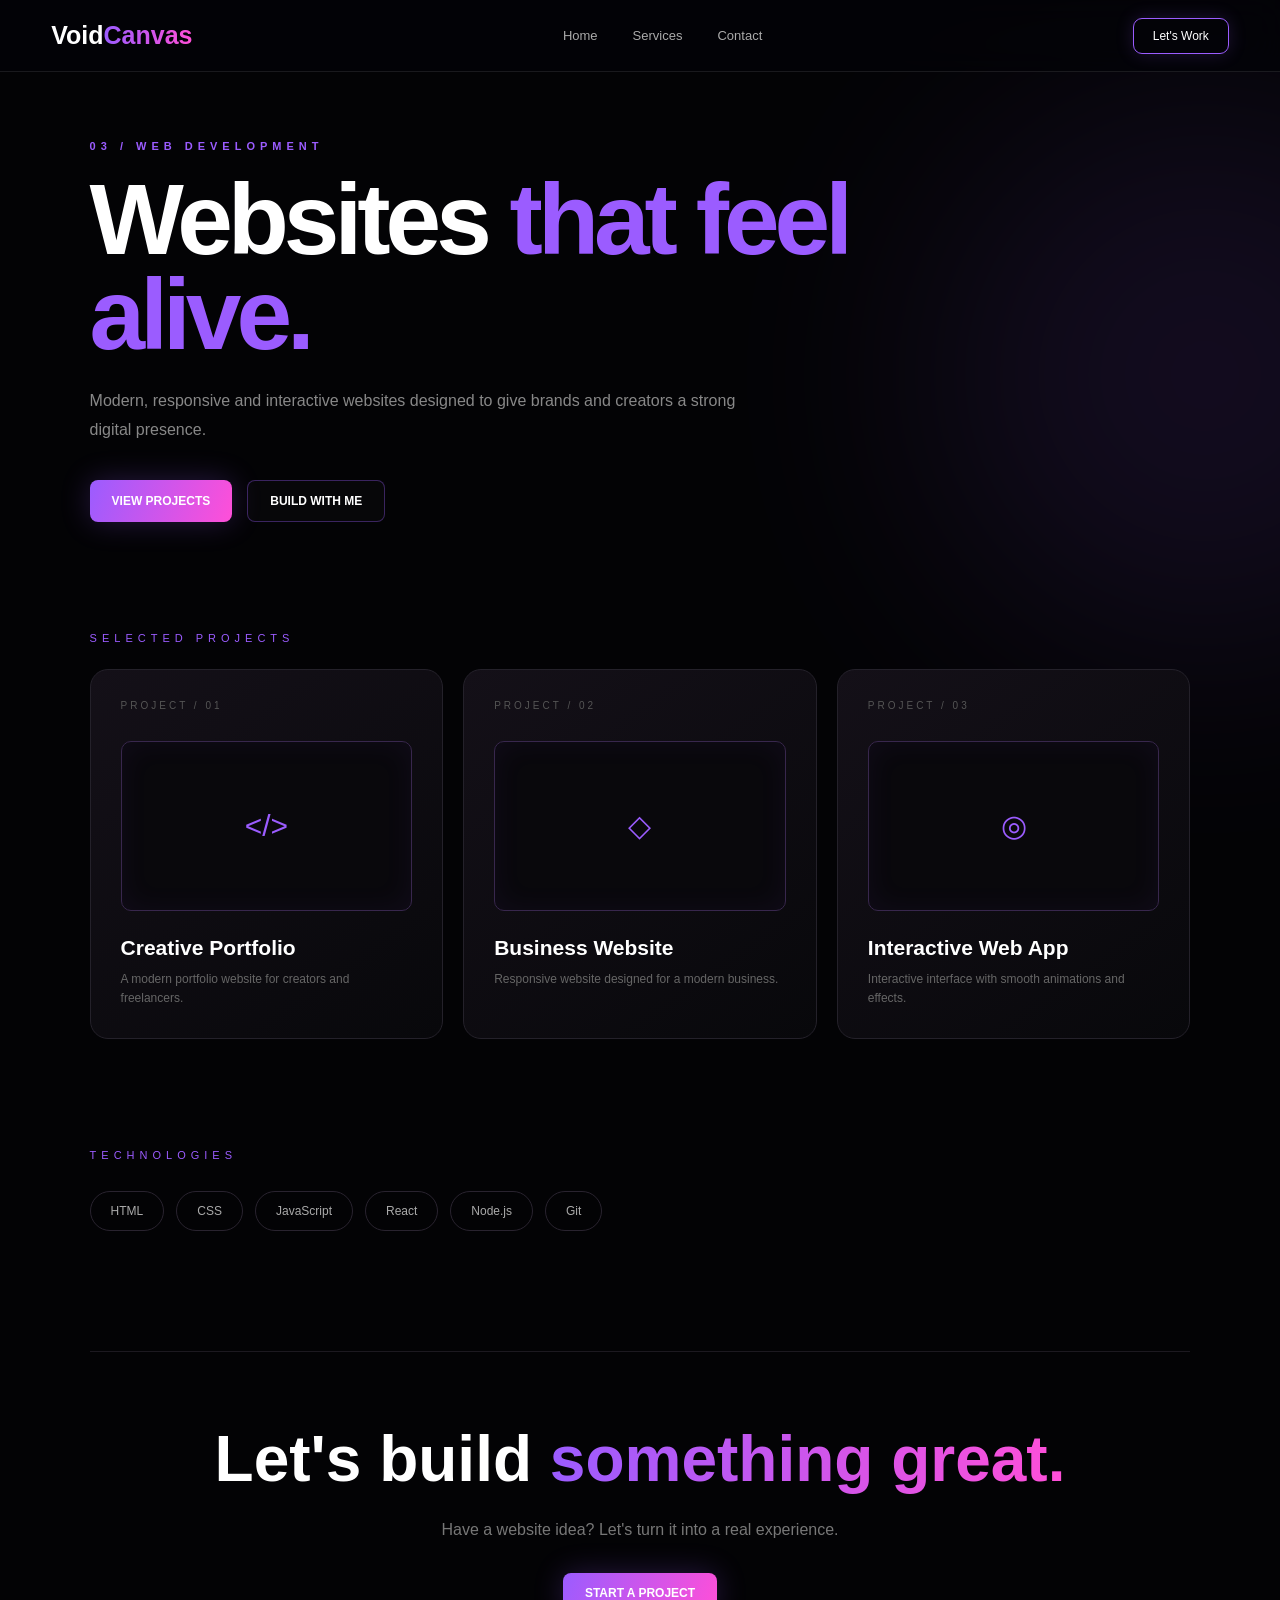
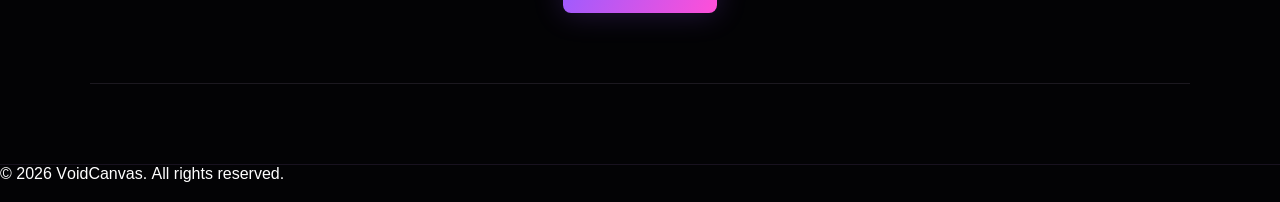
<file: web.html>
<!DOCTYPE html>
<html lang="en">

<head>

    <meta charset="UTF-8">

    <meta name="viewport"
          content="width=device-width, initial-scale=1.0">

    <title>Web Development — VoidCanvas</title>

    <link rel="stylesheet" href="style.css">

    <style>

        .web-page {

            min-height: 100vh;

            padding:
                140px 7% 80px;

            overflow: hidden;

            position: relative;
        }

        .web-page::before {

            content: "";

            position: absolute;

            width: 550px;
            height: 550px;

            right: -200px;
            top: 100px;

            border-radius: 50%;

            background: #9b5cff;

            opacity: .1;

            filter: blur(120px);

            animation:
                webGlow
                7s
                ease-in-out
                infinite alternate;
        }

        @keyframes webGlow {

            from {
                transform: scale(.8);
            }

            to {
                transform:
                    translate(-200px,100px)
                    scale(1.3);
            }
        }

        .web-hero {

            position: relative;

            z-index: 2;

            max-width: 900px;
        }

        .web-label {

            color: #9b5cff;

            font-size: 11px;

            letter-spacing: 5px;

            font-weight: bold;

            margin-bottom: 20px;
        }

        .web-hero h1 {

            font-size:
                clamp(50px,8vw,100px);

            line-height: .95;

            letter-spacing: -5px;
        }

        .web-hero h1 span {

            color: #9b5cff;
        }

        .web-hero p {

            max-width: 650px;

            margin-top: 25px;

            color: #888;

            line-height: 1.8;

            font-size: 16px;
        }

        .web-buttons {

            display: flex;

            gap: 15px;

            margin-top: 35px;
        }


        /* PROJECTS */

        .projects {

            margin-top: 110px;

            position: relative;

            z-index: 2;
        }

        .projects-title {

            color: #9b5cff;

            font-size: 11px;

            letter-spacing: 5px;

            margin-bottom: 25px;
        }

        .project-grid {

            display: grid;

            grid-template-columns:
                repeat(3,1fr);

            gap: 20px;
        }

        .project-card {

            min-height: 350px;

            padding: 30px;

            position: relative;

            overflow: hidden;

            border:
                1px solid #24212a;

            border-radius: 18px;

            background:
                linear-gradient(
                    145deg,
                    #141018,
                    #08080b
                );

            transition: .5s;
        }

        .project-card:hover {

            transform:
                translateY(-12px);

            border-color:
                #9b5cff;

            box-shadow:
                0 25px 60px
                rgba(155,92,255,.18);
        }

        .project-number {

            color: #555;

            font-size: 10px;

            letter-spacing: 3px;
        }

        .project-screen {

            height: 170px;

            margin-top: 30px;

            border:
                1px solid #38274d;

            border-radius: 10px;

            display: flex;

            align-items: center;

            justify-content: center;

            color: #9b5cff;

            font-size: 30px;

            background: #09080c;

            box-shadow:
                inset 0 0 30px
                rgba(155,92,255,.06);
        }

        .project-card h3 {

            margin-top: 25px;

            font-size: 21px;
        }

        .project-card p {

            margin-top: 10px;

            color: #666;

            line-height: 1.6;

            font-size: 12px;
        }


        /* STACK */

        .stack {

            margin-top: 110px;

            position: relative;

            z-index: 2;
        }

        .stack-title {

            color: #9b5cff;

            font-size: 11px;

            letter-spacing: 5px;

            margin-bottom: 30px;
        }

        .stack-list {

            display: flex;

            flex-wrap: wrap;

            gap: 12px;
        }

        .tech {

            padding:
                12px 20px;

            border:
                1px solid #29232f;

            border-radius: 30px;

            color: #aaa;

            font-size: 12px;

            transition: .3s;
        }

        .tech:hover {

            color: white;

            border-color:
                #9b5cff;

            transform:
                translateY(-4px);
        }


        /* CTA */

        .web-cta {

            margin-top: 120px;

            padding: 70px 20px;

            text-align: center;

            border-top:
                1px solid #1c1920;

            border-bottom:
                1px solid #1c1920;
        }

        .web-cta h2 {

            font-size:
                clamp(35px,5vw,65px);
        }

        .web-cta h2 span {

            color: #9b5cff;
        }

        .web-cta p {

            max-width: 550px;

            margin: 20px auto 30px;

            color: #777;

            line-height: 1.7;
        }


        @media(max-width:800px) {

            .web-page {

                padding:
                    120px 5% 60px;
            }

            .project-grid {

                grid-template-columns: 1fr;
            }

            .web-buttons {

                flex-direction: column;
            }
        }

    </style>

</head>


<body>


    <!-- NAVBAR -->

    <header class="navbar">

        <a href="index.html"
           class="logo">

            Void<span>Canvas</span>

        </a>


        <nav>

            <a href="index.html">
                Home
            </a>

            <a href="index.html#services">
                Services
            </a>

            <a href="index.html#contact">
                Contact
            </a>

        </nav>


        <a
            href="index.html#contact"
            class="nav-button">

            Let's Work

        </a>

    </header>


    <!-- MAIN -->

    <main class="web-page">


        <!-- HERO -->

        <section class="web-hero">

            <div class="web-label">
                03 / WEB DEVELOPMENT
            </div>

            <h1>

                Websites
                <span>that feel alive.</span>

            </h1>

            <p>

                Modern, responsive and interactive websites
                designed to give brands and creators a strong
                digital presence.

            </p>


            <div class="web-buttons">

                <a
                    href="#projects"
                    class="primary-button">

                    VIEW PROJECTS

                </a>


                <a
                    href="index.html#contact"
                    class="secondary-button">

                    BUILD WITH ME

                </a>

            </div>

        </section>


        <!-- PROJECTS -->

        <section
            class="projects"
            id="projects">

            <div class="projects-title">
                SELECTED PROJECTS
            </div>


            <div class="project-grid">


                <div class="project-card">

                    <div class="project-number">
                        PROJECT / 01
                    </div>

                    <div class="project-screen">
                        &lt;/&gt;
                    </div>

                    <h3>
                        Creative Portfolio
                    </h3>

                    <p>
                        A modern portfolio website
                        for creators and freelancers.
                    </p>

                </div>


                <div class="project-card">

                    <div class="project-number">
                        PROJECT / 02
                    </div>

                    <div class="project-screen">
                        ◇
                    </div>

                    <h3>
                        Business Website
                    </h3>

                    <p>
                        Responsive website designed
                        for a modern business.
                    </p>

                </div>


                <div class="project-card">

                    <div class="project-number">
                        PROJECT / 03
                    </div>

                    <div class="project-screen">
                        ◎
                    </div>

                    <h3>
                        Interactive Web App
                    </h3>

                    <p>
                        Interactive interface with
                        smooth animations and effects.
                    </p>

                </div>


            </div>

        </section>


        <!-- TECH STACK -->

        <section class="stack">

            <div class="stack-title">
                TECHNOLOGIES
            </div>


            <div class="stack-list">

                <div class="tech">
                    HTML
                </div>

                <div class="tech">
                    CSS
                </div>

                <div class="tech">
                    JavaScript
                </div>

                <div class="tech">
                    React
                </div>

                <div class="tech">
                    Node.js
                </div>

                <div class="tech">
                    Git
                </div>

            </div>

        </section>


        <!-- CTA -->

        <section class="web-cta">

            <h2>

                Let's build
                <span>something great.</span>

            </h2>

            <p>

                Have a website idea?
                Let's turn it into a real experience.

            </p>


            <a
                href="index.html#contact"
                class="primary-button">

                START A PROJECT

            </a>

        </section>


    </main>


    <footer>

        © 2026 VoidCanvas.
        All rights reserved.

    </footer>


    <script src="script.js"></script>

</body>

</html>
</file>
<file: style.css>
/* =========================================================
   VOIDCANVAS — FINAL CLEAN CSS
   PURPLE / MAGENTA / BLUE NEON EDITION
   FULL RESPONSIVE + ANIMATIONS
========================================================= */

* {
    margin: 0;
    padding: 0;
    box-sizing: border-box;
}

html {
    scroll-behavior: smooth;
}

body {
    background: #030305;
    color: #ffffff;
    font-family: Arial, Helvetica, sans-serif;
    overflow-x: hidden;
}

a {
    color: inherit;
    text-decoration: none;
}


/* =========================================================
   NAVBAR
========================================================= */

.navbar {
    position: fixed;
    top: 0;
    left: 0;
    width: 100%;
    height: 72px;

    padding: 0 4%;

    display: flex;
    align-items: center;
    justify-content: space-between;

    background: rgba(3, 3, 8, .72);

    backdrop-filter: blur(16px);
    -webkit-backdrop-filter: blur(16px);

    border-bottom: 1px solid rgba(255,255,255,.09);

    z-index: 5000;
}

.logo {
    font-size: 25px;
    font-weight: 900;
}

.logo span {
    background: linear-gradient(
        90deg,
        #9b5cff,
        #ff4fd8,
        #4f8cff
    );

    -webkit-background-clip: text;
    background-clip: text;
    -webkit-text-fill-color: transparent;

    background-size: 200% auto;

    animation:
        gradient
        5s
        ease-in-out
        infinite;
}

.navbar nav {
    display: flex;
    gap: 35px;
}

.navbar nav a {
    position: relative;

    color: #aaa;

    font-size: 13px;

    transition: .3s;
}

.navbar nav a:hover,
.navbar nav a.active {
    color: #ffffff;

    text-shadow:
        0 0 15px #9b5cff;
}

.navbar nav a.active::after {
    content: "";

    position: absolute;

    left: 0;
    right: 0;
    bottom: -10px;

    height: 2px;

    background:
        linear-gradient(
            90deg,
            #9b5cff,
            #ff4fd8
        );

    box-shadow:
        0 0 10px #9b5cff;
}

.nav-button {
    padding: 10px 19px;

    border:
        1px solid #9b5cff;

    border-radius: 9px;

    font-size: 12px;

    box-shadow:
        0 0 18px
        rgba(155,92,255,.18);

    transition: .3s;
}

.nav-button:hover {
    background:
        linear-gradient(
            90deg,
            #9b5cff,
            #ff4fd8
        );

    transform:
        translateY(-2px);

    box-shadow:
        0 0 30px
        rgba(155,92,255,.45);
}


/* =========================================================
   HERO
========================================================= */

.hero {
    position: relative;

    min-height: 100vh;
    height: 100vh;

    padding:
        100px 4% 45px;

    display: grid;

    grid-template-columns:
        43% 57%;

    align-items: center;

    overflow: hidden;

    isolation: isolate;
}


/* Ambient glow */

.hero::before {
    content: "";

    position: absolute;

    width: 650px;
    height: 650px;

    left: 25%;
    top: 8%;

    border-radius: 50%;

    background:
        radial-gradient(
            circle,
            rgba(155,92,255,.18),
            rgba(255,79,216,.12) 35%,
            transparent 70%
        );

    filter: blur(10px);

    z-index: -2;

    animation:
        ambient
        8s
        ease-in-out
        infinite
        alternate;
}


/* Grid */

.hero::after {
    content: "";

    position: absolute;

    inset: 0;

    background-image:

        linear-gradient(
            rgba(155,92,255,.025) 1px,
            transparent 1px
        ),

        linear-gradient(
            90deg,
            rgba(79,140,255,.025) 1px,
            transparent 1px
        );

    background-size:
        55px 55px;

    z-index: -3;

    animation:
        grid
        15s
        linear
        infinite;

    pointer-events: none;
}


@keyframes ambient {

    to {
        transform:
            translate(160px,-35px)
            scale(1.15);
    }
}


@keyframes grid {

    to {
        background-position:
            55px 55px;
    }
}


/* =========================================================
   HERO TEXT
========================================================= */

.hero-content {
    position: relative;

    z-index: 20;

    max-width: 650px;
}

.eyebrow,
.section-label {

    color: #c45cff;

    font-size: 10px;

    letter-spacing: 4px;

    font-weight: bold;

    margin-bottom: 18px;
}

.hero h1 {

    max-width: 680px;

    font-size:
        clamp(
            42px,
            4.6vw,
            72px
        );

    line-height: 1.02;

    letter-spacing: -3px;
}

.hero h1 span,
h2 span {

    background:
        linear-gradient(
            90deg,
            #9b5cff,
            #ff4fd8,
            #4f8cff
        );

    -webkit-background-clip: text;

    background-clip: text;

    -webkit-text-fill-color: transparent;

    background-size: 200% auto;

    animation:
        gradient
        5s
        ease-in-out
        infinite;
}

.hero-description {

    margin-top: 22px;

    font-size: 12px;

    font-weight: 800;

    letter-spacing: 1.5px;
}

.hero-description b {

    color: #ff4fd8;

    padding:
        0 5px;
}

.hero-text {

    max-width: 560px;

    margin-top: 16px;

    color: #8d8d96;

    font-size: 14px;

    line-height: 1.7;
}


/* =========================================================
   BUTTONS
========================================================= */

.hero-buttons {

    display: flex;

    gap: 14px;

    margin-top: 25px;
}

.primary-button,
.secondary-button {

    position: relative;

    display: inline-flex;

    align-items: center;

    justify-content: center;

    gap: 10px;

    padding:
        13px 22px;

    border-radius: 8px;

    font-size: 12px;

    font-weight: bold;

    transition: .35s;

    overflow: hidden;
}

.primary-button {

    background:
        linear-gradient(
            110deg,
            #9b5cff,
            #ff4fd8,
            #4f8cff
        );

    background-size:
        200% 200%;

    animation:
        gradient
        5s
        ease
        infinite;

    box-shadow:
        0 0 30px
        rgba(155,92,255,.24);
}

.secondary-button {

    border:
        1px solid
        rgba(155,92,255,.35);

    background:
        rgba(255,255,255,.02);
}

.primary-button:hover,
.secondary-button:hover {

    transform:
        translateY(-4px)
        scale(1.03);
}

@keyframes gradient {

    0%,
    100% {
        background-position:
            0% 50%;
    }

    50% {
        background-position:
            100% 50%;
    }
}


/* =========================================================
   SCROLL INDICATOR
========================================================= */

.scroll-indicator {

    position: absolute;

    left: 0;

    bottom: -3px;

    display: flex;

    align-items: center;

    gap: 12px;

    color: #8d5cc9;

    font-size: 8px;

    letter-spacing: 3px;
}

.scroll-indicator i {

    display: block;

    width: 2px;

    height: 35px;

    background:
        linear-gradient(
            #9b5cff,
            #4f8cff
        );

    box-shadow:
        0 0 10px
        #c45cff;

    animation:
        scroll
        1.7s
        infinite;
}

@keyframes scroll {

    from {
        transform:
            translateY(-12px);

        opacity: .2;
    }

    to {
        transform:
            translateY(10px);

        opacity: 1;
    }
}


/* =========================================================
   HERO VISUAL
========================================================= */

.hero-visual {

    position: relative;

    height: 100%;

    min-height: 520px;

    display: flex;

    align-items: center;

    justify-content: center;

    perspective: 1400px;
}

.cards-container {

    position: relative;

    width: 100%;

    height: 500px;

    display: flex;

    align-items: center;

    justify-content: center;

    perspective: 1400px;

    z-index: 5;
}


/* =========================================================
   MANGA CARDS
========================================================= */

.manga-card {

    position: absolute;

    width: 235px;

    height: 365px;

    overflow: hidden;

    border:
        1px solid #9b5cff;

    border-radius: 18px;

    background:
        linear-gradient(
            145deg,
            #100d18,
            #08090d 60%,
            #0e0815
        );

    box-shadow:
        0 0 35px
        rgba(155,92,255,.20);

    cursor: pointer;

    transform-style:
        preserve-3d;

    transition:
        transform .85s
        cubic-bezier(.16,1,.3,1),
        box-shadow .5s;

    animation:
        float
        5s
        ease-in-out
        infinite;
}

.card-1 {

    transform:
        translateX(-145px)
        rotate(-8deg);

    z-index: 3;

    border-color:
        #ff4fd8;
}

.card-2 {

    transform:
        translateY(-20px)
        rotate(0deg);

    z-index: 4;

    border-color:
        #9b5cff;

    animation-delay:
        -1.5s;
}

.card-3 {

    transform:
        translateX(145px)
        rotate(8deg);

    z-index: 3;

    border-color:
        #4f8cff;

    animation-delay:
        -3s;
}

@keyframes float {

    0%,
    100% {
        margin-top: 0;
    }

    50% {
        margin-top: -15px;
    }
}


/* =========================================================
   CARD BACKGROUND
========================================================= */

.manga-card::before {

    content: "";

    position: absolute;

    inset: 0;

    background:
        radial-gradient(
            circle at 30% 25%,
            rgba(255,79,216,.20),
            transparent 55%
        );

    z-index: 0;
}

.card-lines {

    position: absolute;

    inset: -50%;

    background:
        repeating-linear-gradient(
            115deg,
            transparent 0,
            transparent 17px,
            rgba(155,92,255,.07) 18px,
            rgba(79,140,255,.03) 20px,
            transparent 21px
        );

    animation:
        lines
        8s
        linear
        infinite;
}

@keyframes lines {

    to {
        transform:
            translate(130px,-90px);
    }
}


/* =========================================================
   CRACKS
========================================================= */

.cracks {

    position: absolute;

    inset: 0;

    z-index: 2;

    opacity: .55;

    background:

        linear-gradient(
            125deg,
            transparent 48%,
            rgba(255,255,255,.7) 49%,
            transparent 50%
        ),

        linear-gradient(
            70deg,
            transparent 63%,
            rgba(196,92,255,.45) 64%,
            transparent 65%
        );

    mask-image:
        linear-gradient(
            to bottom right,
            transparent 0 5%,
            #000 10% 18%,
            transparent 25% 100%
        );

    -webkit-mask-image:
        linear-gradient(
            to bottom right,
            transparent 0 5%,
            #000 10% 18%,
            transparent 25% 100%
        );

    animation:
        crackPulse
        3s
        ease-in-out
        infinite;
}

@keyframes crackPulse {

    50% {
        opacity: .9;
    }
}


/* =========================================================
   CARD TEXT
========================================================= */

.card-small {

    position: absolute;

    top: 24px;
    left: 24px;

    color: white;

    font-size: 9px;

    letter-spacing: 3px;

    font-weight: bold;

    z-index: 3;
}

.card-number {

    position: absolute;

    top: 22px;
    right: 23px;

    color: #c45cff;

    font-size: 26px;

    font-weight: 900;

    z-index: 3;
}

.card-word {

    position: absolute;

    left: 20px;
    right: 20px;

    bottom: 115px;

    text-align: center;

    color: white;

    font-size: 39px;

    font-weight: 900;

    letter-spacing: -2px;

    z-index: 3;

    transform:
        translateZ(45px);

    text-shadow:
        0 0 18px
        rgba(196,92,255,.3);
}


/* =========================================================
   CARD CIRCLE
========================================================= */

.card-circle {

    position: absolute;

    bottom: 28px;

    left: 50%;

    width: 75px;
    height: 75px;

    transform:
        translateX(-50%)
        translateZ(55px);

    border:
        1px solid #c45cff;

    border-radius: 50%;

    display: flex;

    flex-direction: column;

    align-items: center;

    justify-content: center;

    z-index: 4;

    box-shadow:
        0 0 25px
        rgba(155,92,255,.2);

    animation:
        rotate
        10s
        linear
        infinite;
}

.card-circle span {

    color: #ff4fd8;

    font-size: 22px;
}

.card-circle small {

    color: #c45cff;

    margin-top: 4px;

    font-size: 8px;

    letter-spacing: 2px;
}

@keyframes rotate {

    to {

        transform:
            translateX(-50%)
            translateZ(55px)
            rotate(360deg);
    }
}


/* =========================================================
   CARD SHINE
========================================================= */

.manga-card::after {

    content: "";

    position: absolute;

    width: 180%;
    height: 30px;

    left: -180%;
    top: 45%;

    background:
        linear-gradient(
            90deg,
            transparent,
            rgba(255,255,255,.2),
            transparent
        );

    transform:
        rotate(-45deg);

    animation:
        shine
        5s
        infinite;

    z-index: 6;
}

@keyframes shine {

    0%,
    45% {
        left: -180%;
    }

    70%,
    100% {
        left: 170%;
    }
}


/* =========================================================
   ENERGY FLOOR
========================================================= */

.energy-floor {

    position: absolute;

    width: 570px;
    height: 190px;

    bottom: 5%;
    left: 50%;

    transform:
        translateX(-50%);

    border-radius: 50%;

    background:
        radial-gradient(
            ellipse at center,
            rgba(155,92,255,.35),
            rgba(255,79,216,.12) 30%,
            transparent 70%
        );

    filter: blur(3px);

    z-index: 1;
}

.energy-floor::before,
.energy-floor::after {

    content: "";

    position: absolute;

    inset:
        30px 0;

    border:
        1px solid
        rgba(155,92,255,.35);

    border-radius: 50%;

    animation:
        floorPulse
        4s
        ease-in-out
        infinite;
}

.energy-floor::after {

    inset:
        55px 80px;

    animation-delay:
        -1s;
}

@keyframes floorPulse {

    50% {

        transform:
            scale(1.12);

        opacity: .4;
    }
}


/* =========================================================
   EXPANDED CARDS
========================================================= */

.cards-container.expanded .manga-card {
    animation: none;
}

.cards-container.expanded .card-1 {

    transform:
        translateX(-250px)
        translateY(5px)
        rotate(-7deg)
        scale(.93);

    z-index: 3;
}

.cards-container.expanded .card-2 {

    transform:
        translateY(-20px)
        rotate(0deg)
        scale(1.02);

    z-index: 6;
}

.cards-container.expanded .card-3 {

    transform:
        translateX(250px)
        translateY(5px)
        rotate(7deg)
        scale(.93);

    z-index: 3;
}

.cards-container.expanded .manga-card:hover {

    box-shadow:
        0 0 70px
        rgba(155,92,255,.5);
}

.expand-hint {

    position: absolute;

    right: 8%;
    bottom: 7%;

    color: #754f91;

    font-size: 8px;

    letter-spacing: 2px;

    z-index: 10;
}


/* =========================================================
   SERVICES
========================================================= */

.services {

    padding:
        85px 4%;

    background:
        #060608;

    border-top:
        1px solid #18121f;
}

.section-heading {

    position: relative;

    max-width: 700px;

    margin-bottom: 35px;
}

.section-heading h2 {

    font-size:
        clamp(
            32px,
            4vw,
            52px
        );
}

.section-heading p {

    color: #777;

    margin-top: 12px;

    font-size: 13px;
}

.view-services {

    position: absolute;

    right: 0;
    bottom: 0;

    padding:
        12px 18px;

    border:
        1px solid
        rgba(155,92,255,.35);

    border-radius: 8px;

    color: #ddd;

    font-size: 11px;

    transition: .3s;
}

.view-services:hover {

    border-color:
        #9b5cff;

    box-shadow:
        0 0 20px
        rgba(155,92,255,.2);

    transform:
        translateY(-3px);
}

.service-grid {

    display: grid;

    grid-template-columns:
        repeat(3,1fr);

    gap: 18px;
}

.service-card {

    position: relative;

    min-height: 270px;

    padding: 28px;

    display: flex;

    flex-direction: column;

    justify-content: flex-end;

    overflow: hidden;

    border:
        1px solid #30203a;

    border-radius: 16px;

    background:
        linear-gradient(
            145deg,
            #100c15,
            #070709
        );

    transition:
        transform .45s ease,
        border-color .45s ease,
        box-shadow .45s ease;
}

.service-card:hover {

    transform:
        translateY(-9px);

    border-color:
        #9b5cff;

    box-shadow:
        0 20px 50px
        rgba(155,92,255,.15);
}

.service-number {

    position: absolute;

    right: 25px;
    top: 22px;

    color: #c45cff;

    font-weight: bold;
}

.service-icon {

    position: absolute;

    top: 25px;
    left: 25px;

    width: 48px;
    height: 48px;

    display: flex;

    align-items: center;
    justify-content: center;

    border:
        1px solid #c45cff;

    border-radius: 12px;

    color: #ff4fd8;

    font-size: 19px;

    box-shadow:
        0 0 20px
        rgba(155,92,255,.12);
}

.service-card h3 {

    font-size: 21px;

    margin-bottom: 10px;
}

.service-card p {

    color: #777;

    font-size: 12px;

    line-height: 1.7;

    margin-bottom: 18px;
}

.service-link {

    color: #c45cff;

    font-size: 9px;

    letter-spacing: 2px;
}


/* =========================================================
   ABOUT
   IMPORTANT:
   HTML HAS .about DIRECTLY
========================================================= */

.about {

    position: relative;

    min-height: 550px;

    padding:
        90px 4%;

    display: grid;

    grid-template-columns:
        1.1fr .9fr;

    gap: 40px;

    align-items: center;

    border-top:
        1px solid #18121f;

    overflow: hidden;
}

.about-content {

    position: relative;

    z-index: 5;

    max-width: 700px;
}

.about h2 {

    font-size:
        clamp(
            34px,
            4vw,
            54px
        );

    line-height: 1.05;
}

.about p {

    max-width: 600px;

    color: #777;

    line-height: 1.7;

    font-size: 13px;

    margin-top: 15px;
}


/* =========================================================
   ABOUT STATS
   HTML USES .about-stats
========================================================= */

.about-stats {

    display: grid;

    grid-template-columns:
        repeat(4,1fr);

    gap: 10px;

    margin-top: 35px;
}

.stat-card {

    position: relative;

    padding:
        20px 8px;

    min-height: 85px;

    display: flex;

    flex-direction: column;

    align-items: center;

    justify-content: center;

    text-align: center;

    border:
        1px solid #29203a;

    border-radius: 10px;

    background:
        rgba(10,8,16,.65);

    transition:
        transform .35s ease,
        border-color .35s ease,
        box-shadow .35s ease;
}

.stat-card:hover {

    transform:
        translateY(-5px);

    border-color:
        #9b5cff;

    box-shadow:
        0 0 25px
        rgba(155,92,255,.15);
}

.stat-card strong {

    display: block;

    color: #9b5cff;

    font-size: 22px;

    text-shadow:
        0 0 15px
        rgba(155,92,255,.35);
}

.stat-card span {

    margin-top: 5px;

    color: #777;

    font-size: 9px;
}


/* =========================================================
   ABOUT VISUAL
========================================================= */

.about-visual {

    position: relative;

    min-height: 400px;

    display: flex;

    align-items: center;

    justify-content: center;

    overflow: hidden;
}

.about-orb {

    width: 280px;
    height: 280px;

    border-radius: 50%;

    background:
        radial-gradient(
            circle at 35% 35%,
            #ff4fd8,
            #9b5cff 35%,
            #4f8cff 65%,
            transparent 70%
        );

    filter:
        blur(2px);

    opacity: .45;

    box-shadow:
        0 0 100px
        rgba(155,92,255,.35);

    animation:
        orbFloat
        7s
        ease-in-out
        infinite;
}

.about-grid {

    position: absolute;

    inset: 0;

    background-image:

        linear-gradient(
            rgba(155,92,255,.035) 1px,
            transparent 1px
        ),

        linear-gradient(
            90deg,
            rgba(79,140,255,.035) 1px,
            transparent 1px
        );

    background-size:
        35px 35px;

    mask-image:
        radial-gradient(
            circle,
            black,
            transparent 70%
        );

    -webkit-mask-image:
        radial-gradient(
            circle,
            black,
            transparent 70%
        );

    animation:
        grid
        15s
        linear
        infinite;
}

@keyframes orbFloat {

    0%,
    100% {
        transform:
            translateY(0)
            scale(1);
    }

    50% {
        transform:
            translateY(-20px)
            scale(1.06);
    }
}


/* =========================================================
   REVIEWS
========================================================= */

.reviews {

    position: relative;

    padding:
        90px 4%;

    background:
        #050507;

    border-top:
        1px solid #18121f;

    overflow: hidden;
}

.reviews::before {

    content: "";

    position: absolute;

    width: 500px;
    height: 500px;

    right: -180px;
    top: 20px;

    border-radius: 50%;

    background:
        radial-gradient(
            circle,
            rgba(155,92,255,.10),
            transparent 70%
        );

    pointer-events: none;
}

.reviews-heading {

    max-width: 700px;

    margin-bottom: 38px;
}

.reviews-heading h2 {

    font-size:
        clamp(
            32px,
            4vw,
            52px
        );

    line-height: 1.05;
}

.reviews-heading p {

    margin-top: 12px;

    color: #777;

    font-size: 13px;

    line-height: 1.7;
}

.reviews-grid {

    display: grid;

    grid-template-columns:
        repeat(3,1fr);

    gap: 18px;
}

.review-card {

    position: relative;

    padding: 28px;

    min-height: 260px;

    display: flex;

    flex-direction: column;

    justify-content: space-between;

    overflow: hidden;

    border:
        1px solid #30203a;

    border-radius: 16px;

    background:
        linear-gradient(
            145deg,
            #100c15,
            #070709
        );

    transition:
        transform .4s ease,
        border-color .4s ease,
        box-shadow .4s ease;
}

.review-card::before {

    content: "";

    position: absolute;

    width: 150px;
    height: 150px;

    right: -80px;
    top: -80px;

    border-radius: 50%;

    background:
        radial-gradient(
            circle,
            rgba(155,92,255,.16),
            transparent 70%
        );
}

.review-card:hover {

    transform:
        translateY(-8px);

    border-color:
        #9b5cff;

    box-shadow:
        0 20px 50px
        rgba(155,92,255,.14);
}

.review-stars {

    color:
        #ff4fd8;

    font-size: 14px;

    letter-spacing: 3px;

    text-shadow:
        0 0 12px
        rgba(255,79,216,.4);
}

.review-card > p {

    margin-top: 20px;

    color: #aaa;

    font-size: 13px;

    line-height: 1.8;
}

.review-user {

    display: flex;

    align-items: center;

    gap: 12px;

    margin-top: 25px;
}

.review-avatar {

    width: 42px;
    height: 42px;

    display: flex;

    align-items: center;
    justify-content: center;

    border:
        1px solid #9b5cff;

    border-radius: 50%;

    color: #ffffff;

    background:
        linear-gradient(
            135deg,
            rgba(155,92,255,.2),
            rgba(255,79,216,.12)
        );

    box-shadow:
        0 0 18px
        rgba(155,92,255,.15);

    font-weight: bold;
}

.review-user h3 {

    font-size: 14px;

    margin-bottom: 4px;
}

.review-user span {

    color: #777;

    font-size: 10px;
}


/* =========================================================
   CONTACT
   HTML HAS .contact DIRECTLY
========================================================= */

.contact {

    position: relative;

    min-height: 470px;

    padding:
        90px 4%;

    display: grid;

    grid-template-columns:
        1fr 1fr;

    gap: 40px;

    align-items: center;

    border-top:
        1px solid #18121f;

    overflow: hidden;

    background:
        radial-gradient(
            circle at 70% 45%,
            rgba(155,92,255,.09),
            transparent 45%
        );
}

.contact-content {

    position: relative;

    z-index: 10;

    max-width: 650px;
}

.contact h2 {

    font-size:
        clamp(
            34px,
            4vw,
            54px
        );

    line-height: 1.05;
}

.contact p {

    max-width: 600px;

    color: #777;

    line-height: 1.7;

    font-size: 13px;

    margin-top: 15px;
}

.contact .primary-button {

    margin-top: 24px;
}


/* =========================================================
   SOCIAL LINKS
========================================================= */

.social-links {

    display: flex;

    gap: 10px;

    margin-top: 22px;
}

.social-links a {

    width: 38px;
    height: 38px;

    display: flex;

    align-items: center;
    justify-content: center;

    border:
        1px solid #30203a;

    border-radius: 50%;

    color: #aaa;

    background:
        rgba(255,255,255,.015);

    transition:
        .3s;
}

.social-links a:hover {

    color: white;

    border-color:
        #9b5cff;

    background:
        rgba(155,92,255,.08);

    box-shadow:
        0 0 20px
        rgba(155,92,255,.25);

    transform:
        translateY(-4px);
}


/* =========================================================
   CONTACT VISUAL
========================================================= */

.contact-visual {

    position: relative;

    min-height: 320px;

    overflow: hidden;
}

.contact-visual::before {

    content: "";

    position: absolute;

    width: 320px;
    height: 320px;

    right: 15%;
    top: 50%;

    transform:
        translateY(-50%);

    border-radius: 50%;

    background:
        radial-gradient(
            circle,
            rgba(155,92,255,.22),
            rgba(255,79,216,.10) 35%,
            transparent 70%
        );

    filter:
        blur(10px);

    animation:
        contactGlow
        6s
        ease-in-out
        infinite
        alternate;
}

.contact-visual::after {

    content: "";

    position: absolute;

    inset: 0;

    background-image:

        radial-gradient(
            circle,
            rgba(155,92,255,.8) 1px,
            transparent 2px
        );

    background-size:
        35px 35px;

    mask-image:
        radial-gradient(
            circle at 60% 50%,
            black,
            transparent 70%
        );

    -webkit-mask-image:
        radial-gradient(
            circle at 60% 50%,
            black,
            transparent 70%
        );

    opacity: .35;

    animation:
        particleGrid
        12s
        linear
        infinite;
}

@keyframes contactGlow {

    from {
        transform:
            translateY(-50%)
            scale(.9);
    }

    to {
        transform:
            translateY(-50%)
            scale(1.12);
    }
}

@keyframes particleGrid {

    to {
        background-position:
            35px 35px;
    }
}


/* =========================================================
   FOOTER
========================================================= */

footer {

    position: relative;

    background:
        #030305;

    border-top:
        1px solid #18121f;
}

.footer-main {

    padding:
        60px 4% 50px;

    display: grid;

    grid-template-columns:
        1.5fr 1fr 1fr 1fr;

    gap: 45px;
}

.footer-brand .logo {

    display: inline-block;

    margin-bottom: 15px;
}

.footer-brand p {

    max-width: 280px;

    color: #777;

    font-size: 12px;

    line-height: 1.7;
}

.footer-column {

    display: flex;

    flex-direction: column;

    gap: 11px;
}

.footer-column h3 {

    margin-bottom: 6px;

    color: #ffffff;

    font-size: 12px;
}

.footer-column a {

    width: fit-content;

    color: #777;

    font-size: 11px;

    transition:
        .3s;
}

.footer-column a:hover {

    color:
        #c45cff;

    transform:
        translateX(4px);
}

.footer-bottom {

    padding:
        20px 4%;

    text-align: center;

    color: #666;

    font-size: 10px;

    border-top:
        1px solid #15121b;
}

.footer-bottom span {

    color:
        #9b5cff;
}


/* =========================================================
   PAGE TRANSITION
========================================================= */

.page-transition {

    position: fixed;

    inset: 0;

    z-index: 99999;

    display: flex;

    align-items: center;

    justify-content: center;

    background:
        radial-gradient(
            circle,
            #160b24,
            #09050e 50%,
            #030305 75%
        );

    opacity: 0;

    visibility: hidden;

    pointer-events: none;

    clip-path:
        circle(
            0 at 50% 50%
        );
}

.page-transition.open {

    opacity: 1;

    visibility: visible;

    pointer-events: all;

    animation:
        pageOpen
        .8s
        forwards;
}

.page-transition.close {

    opacity: 1;

    visibility: visible;

    pointer-events: all;

    animation:
        pageClose
        1.3s
        forwards;
}

@keyframes pageOpen {

    to {

        clip-path:
            circle(
                150% at 50% 50%
            );
    }
}

@keyframes pageClose {

    from {

        clip-path:
            circle(
                150% at 50% 50%
            );
    }

    to {

        clip-path:
            circle(
                0 at 50% 50%
            );
    }
}


/* =========================================================
   TRANSITION RING
========================================================= */

.transition-ring {

    width: 230px;
    height: 230px;

    border:
        1px solid #c45cff;

    border-radius: 50%;

    box-shadow:
        0 0 55px
        rgba(155,92,255,.35);

    animation:
        spin
        1.5s
        linear
        infinite;
}

.transition-center {

    position: absolute;

    text-align: center;
}

.transition-logo {

    font-size: 29px;

    font-weight: 900;
}

.transition-logo span {

    color: #c45cff;
}

.transition-message {

    margin-top: 12px;

    color: #777;

    font-size: 8px;

    letter-spacing: 4px;
}

.transition-dots {

    display: flex;

    justify-content: center;

    gap: 7px;

    margin-top: 20px;
}

.transition-dots i {

    width: 5px;
    height: 5px;

    border-radius: 50%;

    background:
        #ff4fd8;

    animation:
        pulse
        1s
        infinite;
}

.transition-dots i:nth-child(2) {

    background:
        #9b5cff;

    animation-delay:
        .15s;
}

.transition-dots i:nth-child(3) {

    background:
        #4f8cff;

    animation-delay:
        .3s;
}

@keyframes spin {

    to {

        transform:
            rotate(360deg)
            scale(1.15);
    }
}

@keyframes pulse {

    0%,
    100% {

        opacity: .2;
    }

    50% {

        transform:
            scale(1.5);

        opacity: 1;
    }
}


/* =========================================================
   LETTER ANIMATION
========================================================= */

.word {

    display: inline-block;

    white-space: nowrap;
}

.letter {

    display: inline-block;

    opacity: 0;

    transform:
        translateY(24px)
        rotateX(65deg);

    filter:
        blur(6px);

    transition:
        opacity .3s ease,
        transform .55s cubic-bezier(.16,1,.3,1),
        filter .45s ease;
}

.letter.show {

    opacity: 1;

    transform:
        translateY(0)
        rotateX(0);

    filter:
        blur(0);
}


/* =========================================================
   FOCUS CARD
========================================================= */

.focus-card {

    box-shadow:
        0 0 75px
        rgba(155,92,255,.52)
        !important;
}


/* =========================================================
   SELECTED WORK
========================================================= */

.work-grid {

    display: grid;

    grid-template-columns:
        repeat(2,1fr);

    gap: 22px;
}

.work-card {

    position: relative;

    overflow: hidden;

    border:
        1px solid #29222f;

    border-radius: 18px;

    background:
        #0b0a0e;

    transition:
        transform .45s ease,
        border-color .45s ease,
        box-shadow .45s ease;

    contain:
        layout paint;
}

.work-card:hover {

    transform:
        translateY(-8px);

    border-color:
        #9b5cff;

    box-shadow:
        0 20px 60px
        rgba(155,92,255,.15);
}

.work-card video {

    width: 100%;

    height: 420px;

    display: block;

    object-fit: cover;

    background:
        #050507;
}

.work-number {

    position: absolute;

    top: 16px;
    right: 16px;

    z-index: 5;

    padding:
        7px 10px;

    border:
        1px solid
        rgba(155,92,255,.5);

    border-radius: 7px;

    background:
        rgba(5,5,8,.75);

    color:
        #9b5cff;

    font-size: 10px;

    letter-spacing: 2px;
}

.work-info {

    padding:
        22px;
}

.work-info span {

    color:
        #9b5cff;

    font-size: 9px;

    letter-spacing: 3px;

    font-weight: bold;
}

.work-info h3 {

    margin-top:
        10px;

    font-size:
        21px;
}

.work-info p {

    margin-top:
        9px;

    color:
        #777;

    font-size:
        12px;

    line-height:
        1.7;
}


/* =========================================================
   TABLET
========================================================= */

@media (max-width: 1000px) {

    .hero {

        grid-template-columns:
            1fr;

        height:
            auto;

        min-height:
            100vh;

        padding-top:
            105px;
    }

    .hero-content {

        text-align:
            center;

        margin:
            auto;
    }

    .hero-text {

        margin-left:
            auto;

        margin-right:
            auto;
    }

    .hero-buttons {

        justify-content:
            center;
    }

    .scroll-indicator {

        left:
            50%;

        transform:
            translateX(-50%);
    }

    .hero-visual {

        height:
            470px;

        min-height:
            470px;
    }

    .manga-card {

        width:
            205px;

        height:
            320px;
    }

    .card-1 {

        transform:
            translateX(-125px)
            rotate(-7deg);
    }

    .card-3 {

        transform:
            translateX(125px)
            rotate(7deg);
    }

    .cards-container.expanded
    .card-1 {

        transform:
            translateX(-190px)
            rotate(-6deg)
            scale(.9);
    }

    .cards-container.expanded
    .card-3 {

        transform:
            translateX(190px)
            rotate(6deg)
            scale(.9);
    }

    .work-grid {

        grid-template-columns:
            repeat(2,1fr);
    }

    .about {

        grid-template-columns:
            1fr;
    }

    .about-visual {

        min-height:
            300px;
    }

    .contact {

        grid-template-columns:
            1fr;
    }

    .contact-visual {

        min-height:
            250px;
    }

}


/* =========================================================
   MOBILE
========================================================= */

@media (max-width: 700px) {

    .navbar {

        padding:
            0 5%;

        backdrop-filter:
            blur(6px);

        -webkit-backdrop-filter:
            blur(6px);
    }

    .navbar nav {

        display:
            none;
    }

    .nav-button {

        padding:
            9px 12px;
    }


    /* HERO */

    .hero {

        padding-left:
            5%;

        padding-right:
            5%;
    }

    .hero h1 {

        font-size:
            43px;
    }

    .hero-visual {

        height:
            430px;
    }


    /* PERFORMANCE */

    .hero::before {

        width:
            420px;

        height:
            420px;

        filter:
            blur(25px);

        opacity:
            .08;

        animation:
            none !important;
    }

    .hero::after {

        animation:
            none !important;
    }


    /* CARDS */

    .manga-card {

        width:
            155px;

        height:
            260px;

        transform-style:
            flat;

        box-shadow:
            0 0 18px
            rgba(155,92,255,.12);

        animation-duration:
            8s !important;
    }

    .card-1 {

        transform:
            translateX(-80px)
            rotate(-7deg);
    }

    .card-2 {

        transform:
            translateY(-10px);
    }

    .card-3 {

        transform:
            translateX(80px)
            rotate(7deg);
    }

    .card-word {

        font-size:
            25px;

        bottom:
            82px;

        text-shadow:
            0 0 10px
            rgba(196,92,255,.25);
    }

    .card-circle {

        width:
            55px;

        height:
            55px;

        bottom:
            18px;

        animation-duration:
            16s;
    }

    .card-circle span {

        font-size:
            15px;
    }

    .card-small {

        top:
            17px;

        left:
            17px;

        font-size:
            7px;
    }

    .card-number {

        top:
            16px;

        right:
            16px;

        font-size:
            18px;
    }

    .card-lines {

        animation-duration:
            15s !important;
    }

    .cracks {

        animation-duration:
            6s !important;
    }

    .manga-card::after {

        animation-duration:
            10s !important;
    }


    /* EXPANDED */

    .cards-container.expanded
    .card-1 {

        transform:
            translateX(-88px)
            translateY(15px)
            rotate(-8deg)
            scale(.78);
    }

    .cards-container.expanded
    .card-2 {

        transform:
            translateY(-15px)
            scale(.85);
    }

    .cards-container.expanded
    .card-3 {

        transform:
            translateX(88px)
            translateY(15px)
            rotate(8deg)
            scale(.78);
    }


    /* FLOOR */

    .energy-floor {

        width:
            330px;

        height:
            140px;

        filter:
            blur(2px);

        opacity:
            .65;
    }

    .energy-floor::before,
    .energy-floor::after {

        animation-duration:
            8s !important;
    }


    /* SERVICES */

    .section-heading {

        margin-bottom:
            65px;
    }

    .view-services {

        left:
            0;

        right:
            auto;

        bottom:
            -50px;
    }

    .service-grid {

        grid-template-columns:
            1fr;
    }

    .service-card {

        min-height:
            270px;
    }


    /* ABOUT */

    .about {

        padding:
            70px 5%;

        grid-template-columns:
            1fr;
    }

    .about-stats {

        grid-template-columns:
            repeat(2,1fr);
    }

    .about-visual {

        min-height:
            250px;
    }

    .about-orb {

        width:
            220px;

        height:
            220px;
    }


    /* REVIEWS */

    .reviews {

        padding:
            70px 5%;
    }

    .reviews-grid {

        grid-template-columns:
            1fr;
    }

    .review-card {

        min-height:
            230px;
    }


    /* CONTACT */

    .contact {

        padding:
            70px 5%;

        grid-template-columns:
            1fr;
    }

    .contact-visual {

        min-height:
            220px;
    }

    .contact-visual::before {

        width:
            250px;

        height:
            250px;
    }


    /* ARTWORK */

    .artwork-section {

        padding:
            70px 5%;
    }

    .artwork-grid {

        grid-template-columns:
            1fr;

        gap:
            18px;
    }

    .artwork-card {

        min-height:
            350px;
    }

    .artwork-card img {

        height:
            380px;
    }


    /* WORK */

    .work-grid {

        grid-template-columns:
            1fr;

        gap:
            18px;
    }

    .work-card {

        contain:
            layout paint;
    }

    .work-card video {

        height:
            auto;

        max-height:
            600px;

        object-fit:
            contain;
    }


    /* FOOTER */

    .footer-main {

        grid-template-columns:
            1fr 1fr;

        gap:
            35px;

        padding:
            50px 5% 40px;
    }

    .footer-brand {

        grid-column:
            1 / -1;
    }


    /* TOUCH */

    .service-card:hover {

        transform:
            none;

        box-shadow:
            none;
    }

    .review-card:hover {

        transform:
            none;

        box-shadow:
            none;
    }

    .stat-card:hover {

        transform:
            none;
    }

    .social-links a:hover {

        transform:
            none;
    }

}


/* =========================================================
   SMALL MOBILE
========================================================= */

@media (max-width: 450px) {

    .hero-buttons {

        flex-direction:
            column;

        align-items:
            center;
    }

    .primary-button,
    .secondary-button {

        width:
            fit-content;
    }

    .hero::before,
    .hero::after {

        animation:
            none !important;
    }

    .card-lines,
    .cracks,
    .manga-card::after {

        animation:
            none !important;
    }

    .energy-floor::before,
    .energy-floor::after {

        animation:
            none !important;
    }

    .manga-card {

        box-shadow:
            0 0 12px
            rgba(155,92,255,.10);
    }

    .footer-main {

        grid-template-columns:
            1fr;
    }

    .footer-brand {

        grid-column:
            auto;
    }

    .work-card video {

        max-height:
            500px;
    }

}
</file>
